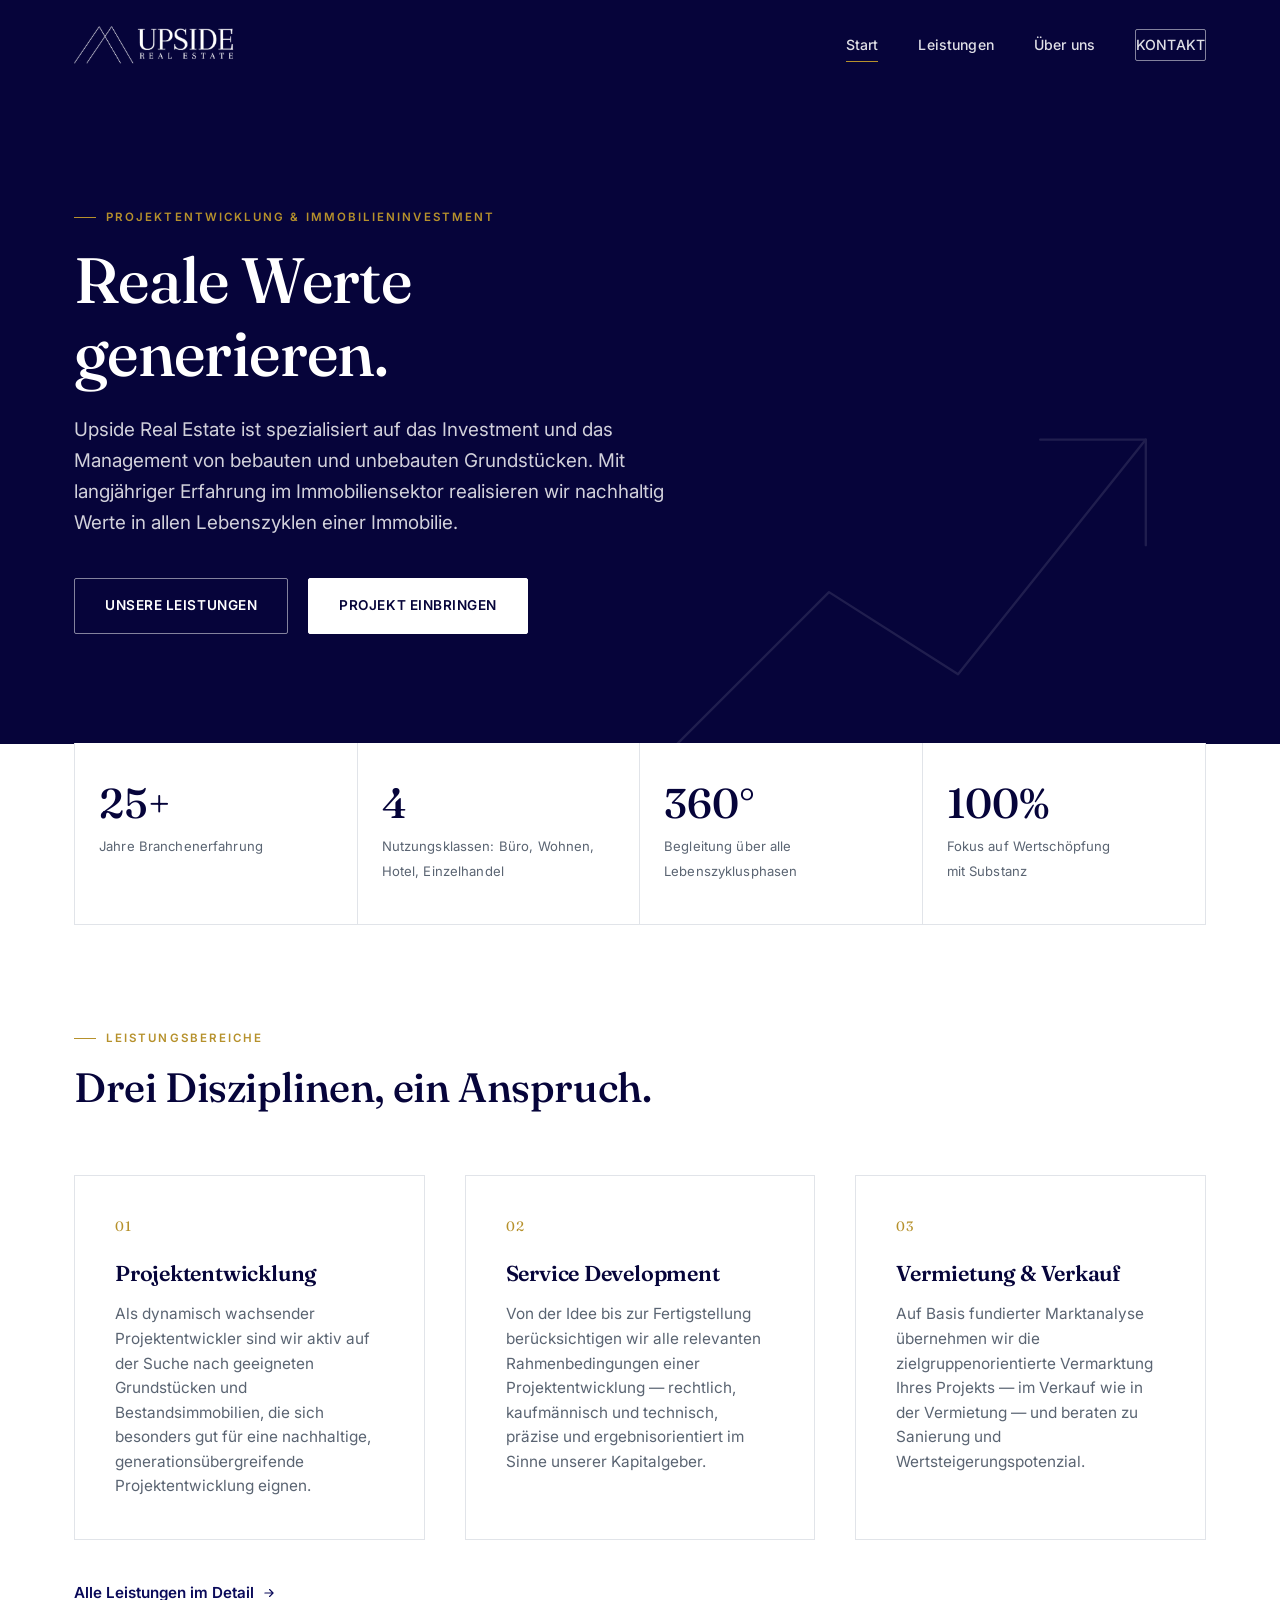
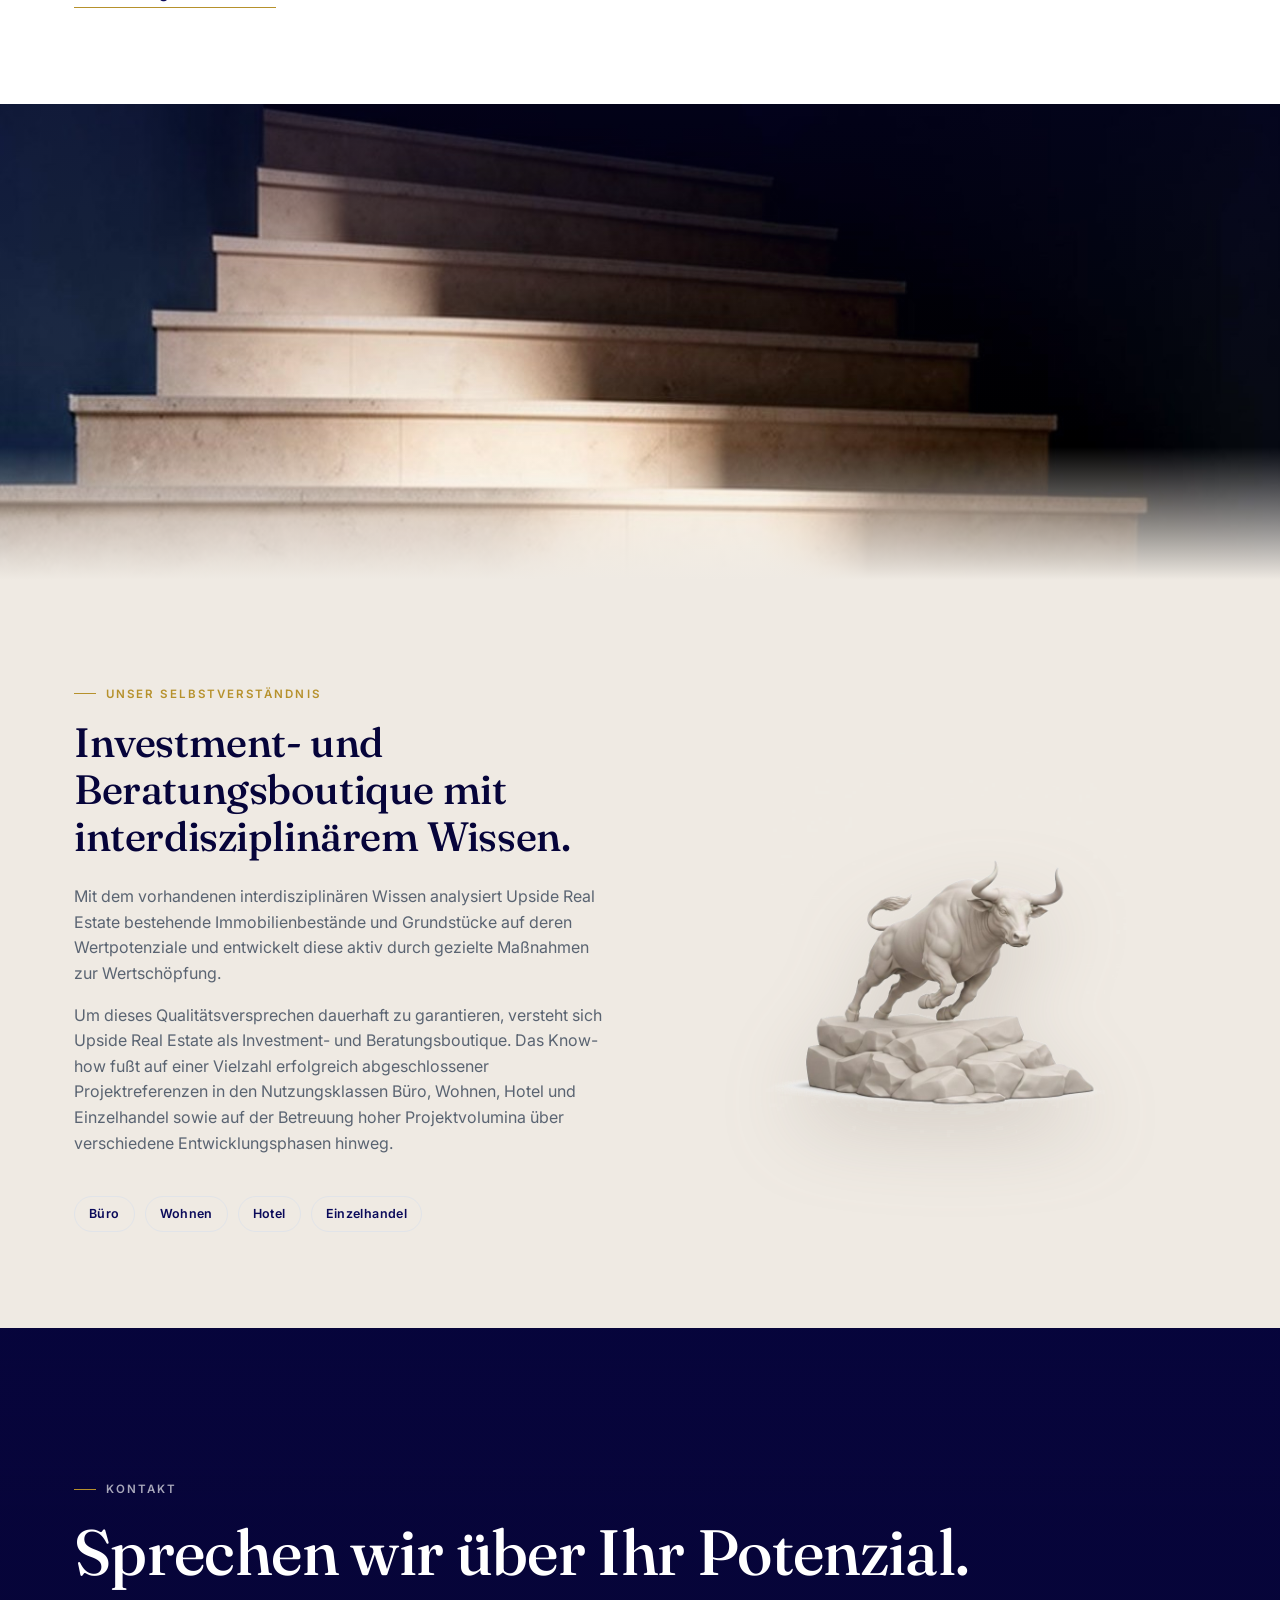
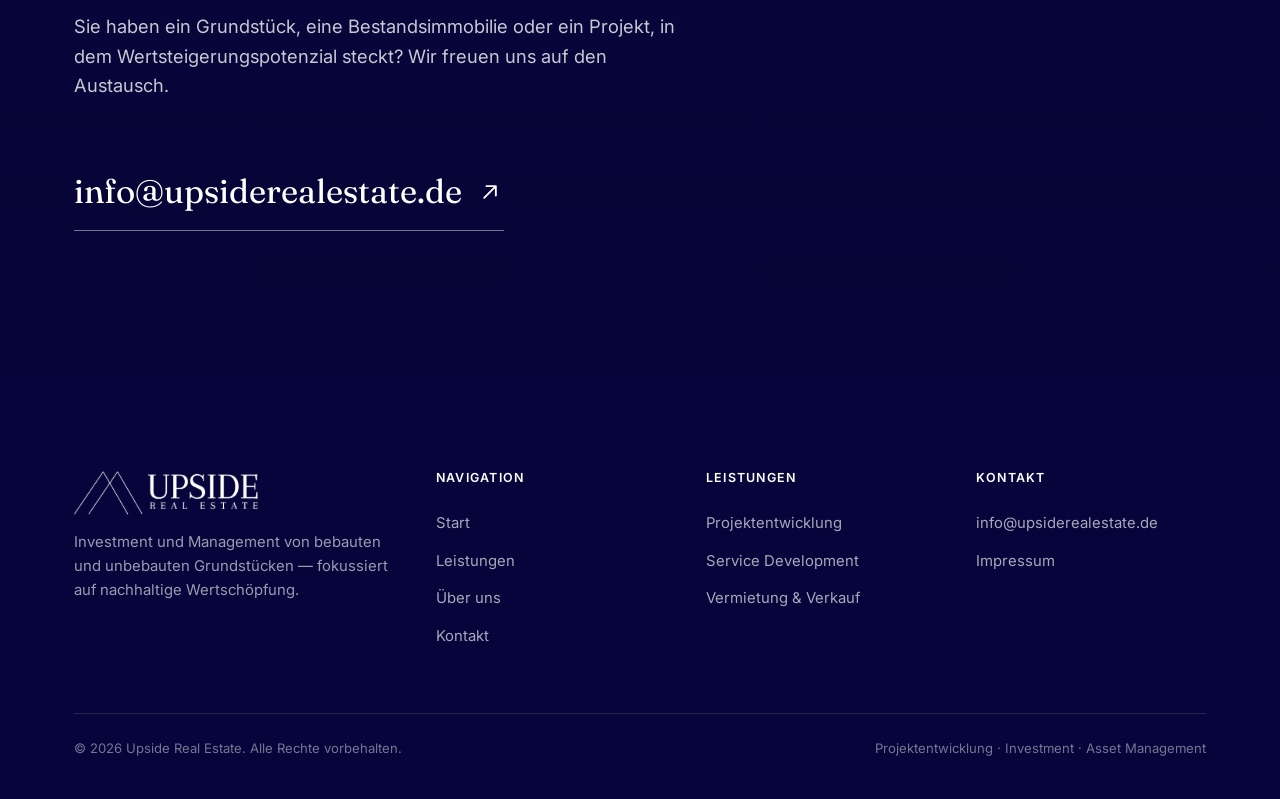
<file: upside-real-estate/index.html>
<!DOCTYPE html>
<html lang="de">
<head>
<meta charset="UTF-8">
<meta name="viewport" content="width=device-width, initial-scale=1.0">
<title>Upside Real Estate | Projektentwicklung & Immobilieninvestment</title>
<meta name="description" content="Upside Real Estate ist spezialisiert auf das Investment und Management von bebauten und unbebauten Grundstücken. Projektentwicklung, Service Development, Vermietung und Verkauf.">
<link rel="preconnect" href="https://fonts.googleapis.com">
<link href="https://fonts.googleapis.com/css2?family=Fraunces:opsz,wght@9..144,400;9..144,500;9..144,600&family=Inter:wght@400;500;600;700&display=swap" rel="stylesheet">
<link rel="icon" type="image/png" href="images/favicon.png">
<link rel="stylesheet" href="css/main.css">
</head>
<body>

<!-- ================= HEADER ================= -->
<header class="site-header">
  <div class="container">
    <a href="index.html" class="logo">
      <img class="logo-navy" src="images/logo-navy.png" alt="Upside Real Estate"><img class="logo-white" src="images/logo-white.png" alt="Upside Real Estate">
    </a>
    <nav class="nav-links">
      <a href="index.html" class="active">Start</a>
      <a href="pages/leistungen.html">Leistungen</a>
      <a href="pages/ueber-uns.html">Über uns</a>
      <a href="pages/kontakt.html" class="nav-cta">Kontakt</a>
    </nav>
    <button class="nav-toggle" aria-label="Menü öffnen">
      <span></span><span></span><span></span>
    </button>
  </div>
</header>
<div class="nav-overlay"></div>

<!-- ================= HERO ================= -->
<section class="hero-home">
  <svg class="hero-line" viewBox="0 0 600 400" fill="none" xmlns="http://www.w3.org/2000/svg" aria-hidden="true">
    <path d="M20 350 L150 220 L260 290 L420 90" stroke="white" stroke-width="2" stroke-linecap="round" stroke-linejoin="round"/>
    <polyline points="330,90 420,90 420,180" stroke="white" stroke-width="2" stroke-linecap="round" stroke-linejoin="round"/>
  </svg>
  <div class="container hero-home-inner">
    <span class="eyebrow">Projektentwicklung &amp; Immobilieninvestment</span>
    <h1 style="color: var(--white); max-width: 820px;">Reale Werte<br>generieren.</h1>
    <p class="lede" style="color: rgba(255,255,255,0.82); margin-top: var(--space-3);">
      Upside Real Estate ist spezialisiert auf das Investment und das Management von bebauten und unbebauten Grundstücken. Mit langjähriger Erfahrung im Immobiliensektor realisieren wir nachhaltig Werte in allen Lebenszyklen einer Immobilie.
    </p>
    <div style="display:flex; gap: 20px; margin-top: var(--space-4); flex-wrap: wrap;">
      <a href="pages/leistungen.html" class="btn btn-ghost-light">Unsere Leistungen</a>
      <a href="pages/kontakt.html" class="btn" style="background: var(--white); color: var(--navy-deep); border-color: var(--white);">Projekt einbringen</a>
    </div>
  </div>
</section>

<!-- Stat band -->
<div class="container" style="position: relative; top: 0; transform: translateY(0); margin-top: -1px;">
  <div class="stat-band reveal" style="background: var(--white); border: 1px solid var(--line); border-top: none;">
    <div class="stat">
      <span class="num">25+</span>
      <span class="label">Jahre Branchenerfahrung</span>
    </div>
    <div class="stat">
      <span class="num">4</span>
      <span class="label">Nutzungsklassen: Büro, Wohnen,<br>Hotel, Einzelhandel</span>
    </div>
    <div class="stat">
      <span class="num">360°</span>
      <span class="label">Begleitung über alle<br>Lebenszyklusphasen</span>
    </div>
    <div class="stat">
      <span class="num">100%</span>
      <span class="label">Fokus auf Wertschöpfung<br>mit Substanz</span>
    </div>
  </div>
</div>

<!-- ================= LEISTUNGEN ================= -->
<section class="section-pad">
  <div class="container">
    <div class="section-head reveal">
      <span class="eyebrow">Leistungsbereiche</span>
      <h2>Drei Disziplinen, ein Anspruch.</h2>
    </div>
    <div class="grid-3">
      <div class="service-card reveal">
        <span class="index">01</span>
        <h3>Projektentwicklung</h3>
        <p>Als dynamisch wachsender Projektentwickler sind wir aktiv auf der Suche nach geeigneten Grundstücken und Bestandsimmobilien, die sich besonders gut für eine nachhaltige, generationsübergreifende Projektentwicklung eignen.</p>
      </div>
      <div class="service-card reveal">
        <span class="index">02</span>
        <h3>Service Development</h3>
        <p>Von der Idee bis zur Fertigstellung berücksichtigen wir alle relevanten Rahmenbedingungen einer Projektentwicklung — rechtlich, kaufmännisch und technisch, präzise und ergebnisorientiert im Sinne unserer Kapitalgeber.</p>
      </div>
      <div class="service-card reveal">
        <span class="index">03</span>
        <h3>Vermietung &amp; Verkauf</h3>
        <p>Auf Basis fundierter Marktanalyse übernehmen wir die zielgruppenorientierte Vermarktung Ihres Projekts — im Verkauf wie in der Vermietung — und beraten zu Sanierung und Wertsteigerungspotenzial.</p>
      </div>
    </div>
    <div style="margin-top: var(--space-4);">
      <a href="pages/leistungen.html" class="text-link">
        Alle Leistungen im Detail
        <svg viewBox="0 0 24 24" fill="none"><path d="M5 12h14M13 6l6 6-6 6" stroke="currentColor" stroke-width="2" stroke-linecap="round" stroke-linejoin="round"/></svg>
      </a>
    </div>
  </div>
</section>

<!-- ================= TREPPEN-BAND ================= -->
<section class="stairs-band" aria-hidden="true"></section>

<!-- ================= SELBSTVERSTÄNDNIS ================= -->
<section class="section-pad bg-cream">
  <div class="container grid-2">
    <div class="reveal">
      <span class="eyebrow">Unser Selbstverständnis</span>
      <h2>Investment- und Beratungsboutique mit interdisziplinärem Wissen.</h2>
      <p style="margin-top: var(--space-3);">
        Mit dem vorhandenen interdisziplinären Wissen analysiert Upside Real Estate bestehende Immobilienbestände und Grundstücke auf deren Wertpotenziale und entwickelt diese aktiv durch gezielte Maßnahmen zur Wertschöpfung.
      </p>
      <p style="margin-top: var(--space-2);">
        Um dieses Qualitätsversprechen dauerhaft zu garantieren, versteht sich Upside Real Estate als Investment- und Beratungsboutique. Das Know-how fußt auf einer Vielzahl erfolgreich abgeschlossener Projektreferenzen in den Nutzungsklassen Büro, Wohnen, Hotel und Einzelhandel sowie auf der Betreuung hoher Projektvolumina über verschiedene Entwicklungsphasen hinweg.
      </p>
      <div class="tag-row" style="margin-top: var(--space-4);">
        <span class="tag">Büro</span>
        <span class="tag">Wohnen</span>
        <span class="tag">Hotel</span>
        <span class="tag">Einzelhandel</span>
      </div>
    </div>
    <div class="reveal" style="display:flex; align-items:center; justify-content:center;">
      <img src="images/stier.png" alt="Stier-Skulptur — Symbol für Stärke und Aufwärtsentwicklung" class="bull-img">
    </div>
  </div>
</section>

<!-- ================= KONTAKT-CTA MIT SKYLINE ================= -->
<section class="cta-skyline">
  <div class="cta-skyline-bg" aria-hidden="true"></div>
  <div class="container cta-skyline-inner">
    <span class="eyebrow" style="color: rgba(255,255,255,0.65);">Kontakt</span>
    <h2 class="reveal" style="color: var(--white); font-size: clamp(2.2rem, 5vw, 4rem); max-width: 1000px; margin-bottom: var(--space-3);">Sprechen wir über Ihr Potenzial.</h2>
    <p class="reveal" style="color: rgba(255,255,255,0.78); font-size: 1.15rem; max-width: 620px; margin-bottom: var(--space-5);">
      Sie haben ein Grundstück, eine Bestandsimmobilie oder ein Projekt, in dem Wertsteigerungspotenzial steckt? Wir freuen uns auf den Austausch.
    </p>
    <a href="mailto:info@upsiderealestate.de" class="cta-mail reveal">
      info@upsiderealestate.de
      <svg viewBox="0 0 24 24" fill="none"><path d="M7 17 L17 7 M9 7 h8 v8" stroke="currentColor" stroke-width="1.6" stroke-linecap="round" stroke-linejoin="round"/></svg>
    </a>
  </div>
</section>

<!-- ================= FOOTER ================= -->
<footer class="site-footer">
  <div class="container">
    <div class="footer-top">
      <div>
        <a href="index.html" class="logo on-dark" style="margin-bottom: var(--space-2); display:inline-flex;">
          <img class="logo-navy" src="images/logo-navy.png" alt="Upside Real Estate"><img class="logo-white" src="images/logo-white.png" alt="Upside Real Estate">
        </a>
        <p>Investment und Management von bebauten und unbebauten Grundstücken — fokussiert auf nachhaltige Wertschöpfung.</p>
      </div>
      <div>
        <h4>Navigation</h4>
        <ul class="footer-links">
          <li><a href="index.html">Start</a></li>
          <li><a href="pages/leistungen.html">Leistungen</a></li>
          <li><a href="pages/ueber-uns.html">Über uns</a></li>
          <li><a href="pages/kontakt.html">Kontakt</a></li>
        </ul>
      </div>
      <div>
        <h4>Leistungen</h4>
        <ul class="footer-links">
          <li><a href="pages/leistungen.html">Projektentwicklung</a></li>
          <li><a href="pages/leistungen.html">Service Development</a></li>
          <li><a href="pages/leistungen.html">Vermietung &amp; Verkauf</a></li>
        </ul>
      </div>
      <div>
        <h4>Kontakt</h4>
        <ul class="footer-links">
          <li><a href="mailto:info@upsiderealestate.de">info@upsiderealestate.de</a></li>
          <li><a href="pages/impressum.html">Impressum</a></li>
        </ul>
      </div>
    </div>
    <div class="footer-bottom">
      <span>© 2026 Upside Real Estate. Alle Rechte vorbehalten.</span>
      <span>Projektentwicklung · Investment · Asset Management</span>
    </div>
  </div>
</footer>

<script src="js/main.js"></script>
</body>
</html>
</file>
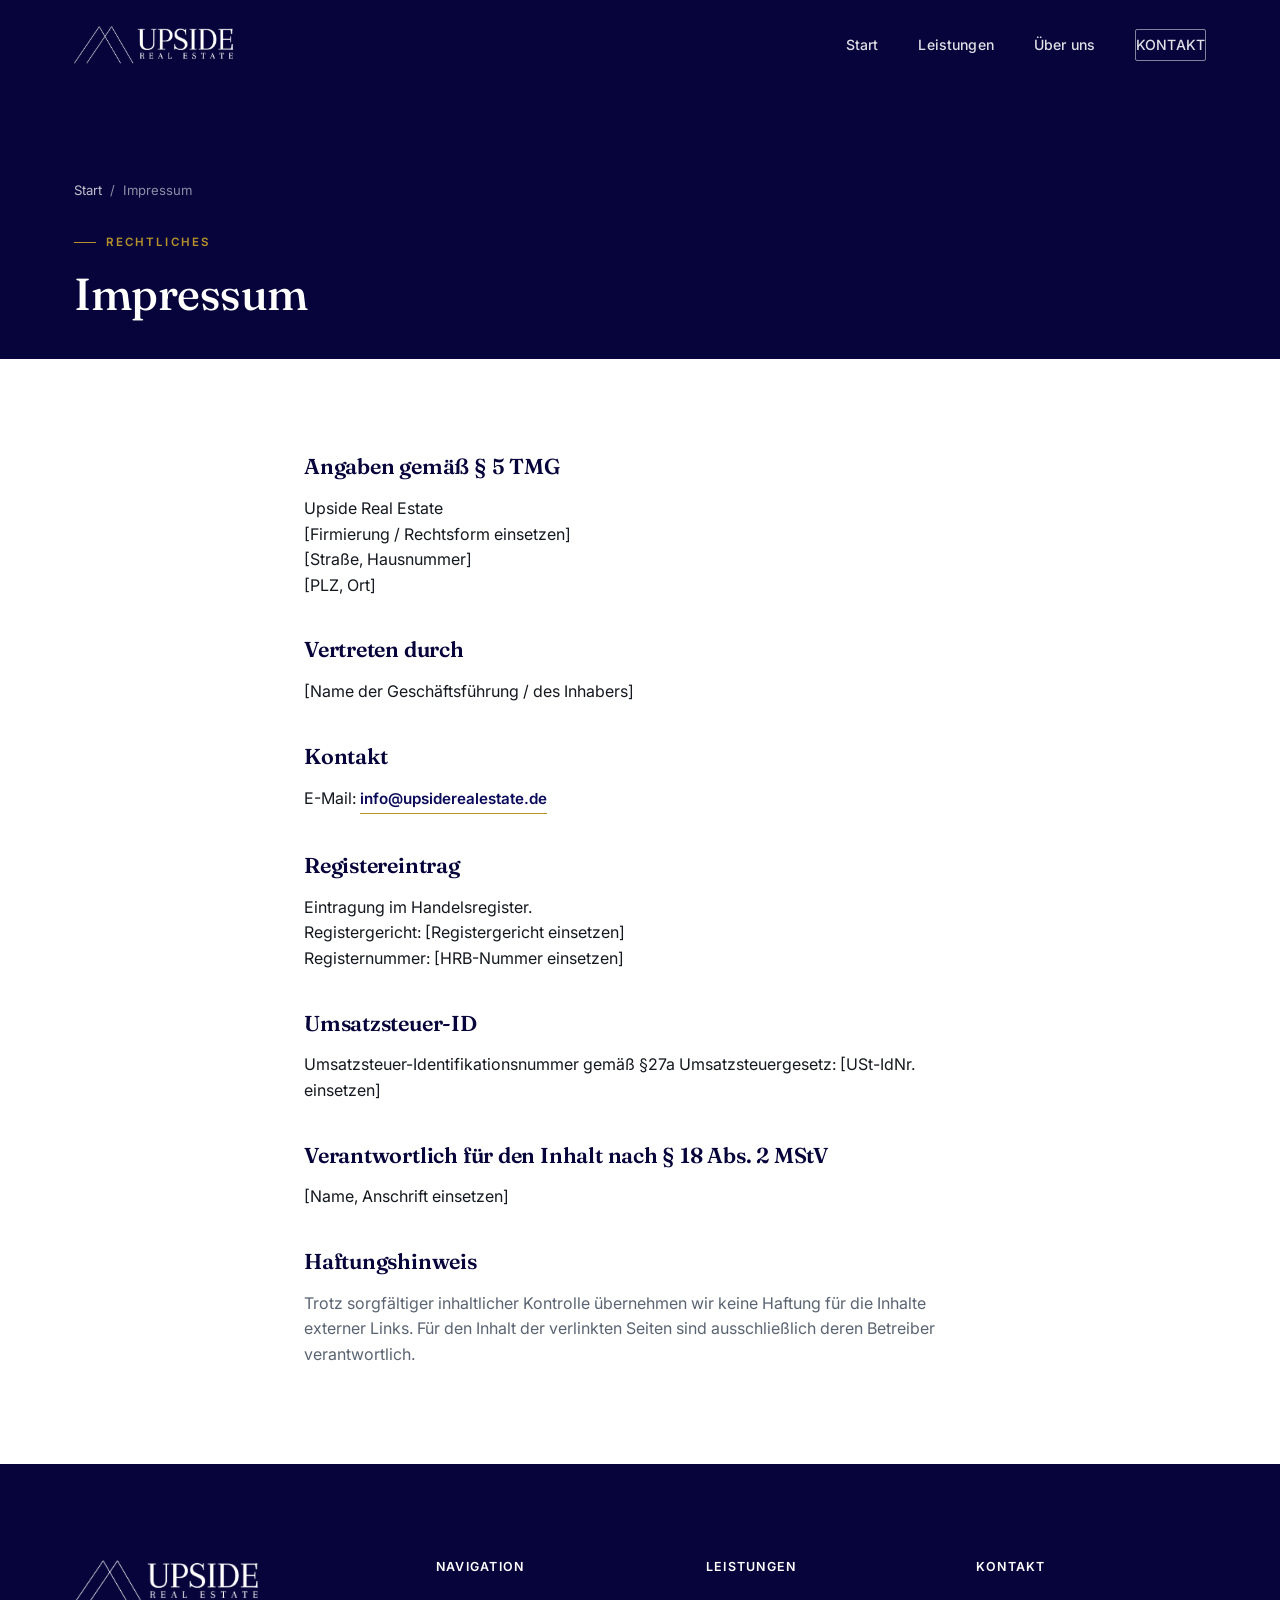
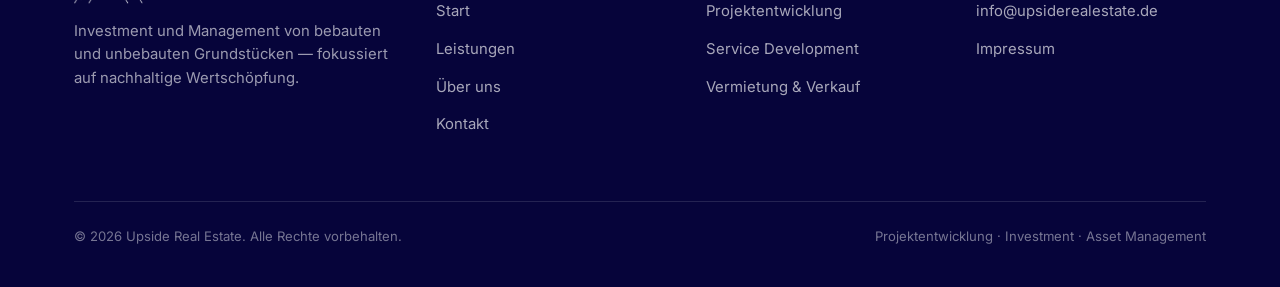
<file: upside-real-estate/pages/impressum.html>
<!DOCTYPE html>
<html lang="de">
<head>
<meta charset="UTF-8">
<meta name="viewport" content="width=device-width, initial-scale=1.0">
<title>Impressum | Upside Real Estate</title>
<link rel="preconnect" href="https://fonts.googleapis.com">
<link href="https://fonts.googleapis.com/css2?family=Fraunces:opsz,wght@9..144,400;9..144,500;9..144,600&family=Inter:wght@400;500;600;700&display=swap" rel="stylesheet">
<link rel="icon" type="image/png" href="../images/favicon.png">
<link rel="stylesheet" href="../css/main.css">
</head>
<body>

<header class="site-header">
  <div class="container">
    <a href="../index.html" class="logo">
      <img class="logo-navy" src="../images/logo-navy.png" alt="Upside Real Estate"><img class="logo-white" src="../images/logo-white.png" alt="Upside Real Estate">
    </a>
    <nav class="nav-links">
      <a href="../index.html">Start</a>
      <a href="leistungen.html">Leistungen</a>
      <a href="ueber-uns.html">Über uns</a>
      <a href="kontakt.html" class="nav-cta">Kontakt</a>
    </nav>
    <button class="nav-toggle" aria-label="Menü öffnen">
      <span></span><span></span><span></span>
    </button>
  </div>
</header>
<div class="nav-overlay"></div>

<section class="page-hero" style="padding-bottom: var(--space-4);">
  <div class="container">
    <div class="breadcrumb"><a href="../index.html">Start</a> &nbsp;/&nbsp; Impressum</div>
    <span class="eyebrow">Rechtliches</span>
    <h1 style="font-size: clamp(2rem, 4vw, 2.8rem);">Impressum</h1>
  </div>
</section>

<section class="section-pad">
  <div class="container" style="max-width: 720px;">
    <div class="reveal" style="margin-bottom: var(--space-4);">
      <h3>Angaben gemäß § 5 TMG</h3>
      <p style="margin-top: var(--space-2); color: var(--ink);">
        Upside Real Estate<br>
        [Firmierung / Rechtsform einsetzen]<br>
        [Straße, Hausnummer]<br>
        [PLZ, Ort]
      </p>
    </div>

    <div class="reveal" style="margin-bottom: var(--space-4);">
      <h3>Vertreten durch</h3>
      <p style="margin-top: var(--space-2); color: var(--ink);">[Name der Geschäftsführung / des Inhabers]</p>
    </div>

    <div class="reveal" style="margin-bottom: var(--space-4);">
      <h3>Kontakt</h3>
      <p style="margin-top: var(--space-2); color: var(--ink);">
        E-Mail: <a href="mailto:info@upsiderealestate.de" class="text-link">info@upsiderealestate.de</a>
      </p>
    </div>

    <div class="reveal" style="margin-bottom: var(--space-4);">
      <h3>Registereintrag</h3>
      <p style="margin-top: var(--space-2); color: var(--ink);">
        Eintragung im Handelsregister.<br>
        Registergericht: [Registergericht einsetzen]<br>
        Registernummer: [HRB-Nummer einsetzen]
      </p>
    </div>

    <div class="reveal" style="margin-bottom: var(--space-4);">
      <h3>Umsatzsteuer-ID</h3>
      <p style="margin-top: var(--space-2); color: var(--ink);">
        Umsatzsteuer-Identifikationsnummer gemäß §27a Umsatzsteuergesetz: [USt-IdNr. einsetzen]
      </p>
    </div>

    <div class="reveal" style="margin-bottom: var(--space-4);">
      <h3>Verantwortlich für den Inhalt nach § 18 Abs. 2 MStV</h3>
      <p style="margin-top: var(--space-2); color: var(--ink);">[Name, Anschrift einsetzen]</p>
    </div>

    <div class="reveal">
      <h3>Haftungshinweis</h3>
      <p style="margin-top: var(--space-2);">
        Trotz sorgfältiger inhaltlicher Kontrolle übernehmen wir keine Haftung für die Inhalte externer Links. Für den Inhalt der verlinkten Seiten sind ausschließlich deren Betreiber verantwortlich.
      </p>
    </div>
  </div>
</section>

<footer class="site-footer">
  <div class="container">
    <div class="footer-top">
      <div>
        <a href="../index.html" class="logo on-dark" style="margin-bottom: var(--space-2); display:inline-flex;">
          <img class="logo-navy" src="../images/logo-navy.png" alt="Upside Real Estate"><img class="logo-white" src="../images/logo-white.png" alt="Upside Real Estate">
        </a>
        <p>Investment und Management von bebauten und unbebauten Grundstücken — fokussiert auf nachhaltige Wertschöpfung.</p>
      </div>
      <div>
        <h4>Navigation</h4>
        <ul class="footer-links">
          <li><a href="../index.html">Start</a></li>
          <li><a href="leistungen.html">Leistungen</a></li>
          <li><a href="ueber-uns.html">Über uns</a></li>
          <li><a href="kontakt.html">Kontakt</a></li>
        </ul>
      </div>
      <div>
        <h4>Leistungen</h4>
        <ul class="footer-links">
          <li><a href="leistungen.html">Projektentwicklung</a></li>
          <li><a href="leistungen.html">Service Development</a></li>
          <li><a href="leistungen.html">Vermietung &amp; Verkauf</a></li>
        </ul>
      </div>
      <div>
        <h4>Kontakt</h4>
        <ul class="footer-links">
          <li><a href="mailto:info@upsiderealestate.de">info@upsiderealestate.de</a></li>
          <li><a href="impressum.html">Impressum</a></li>
        </ul>
      </div>
    </div>
    <div class="footer-bottom">
      <span>© 2026 Upside Real Estate. Alle Rechte vorbehalten.</span>
      <span>Projektentwicklung · Investment · Asset Management</span>
    </div>
  </div>
</footer>

<script src="../js/main.js"></script>
</body>
</html>
</file>
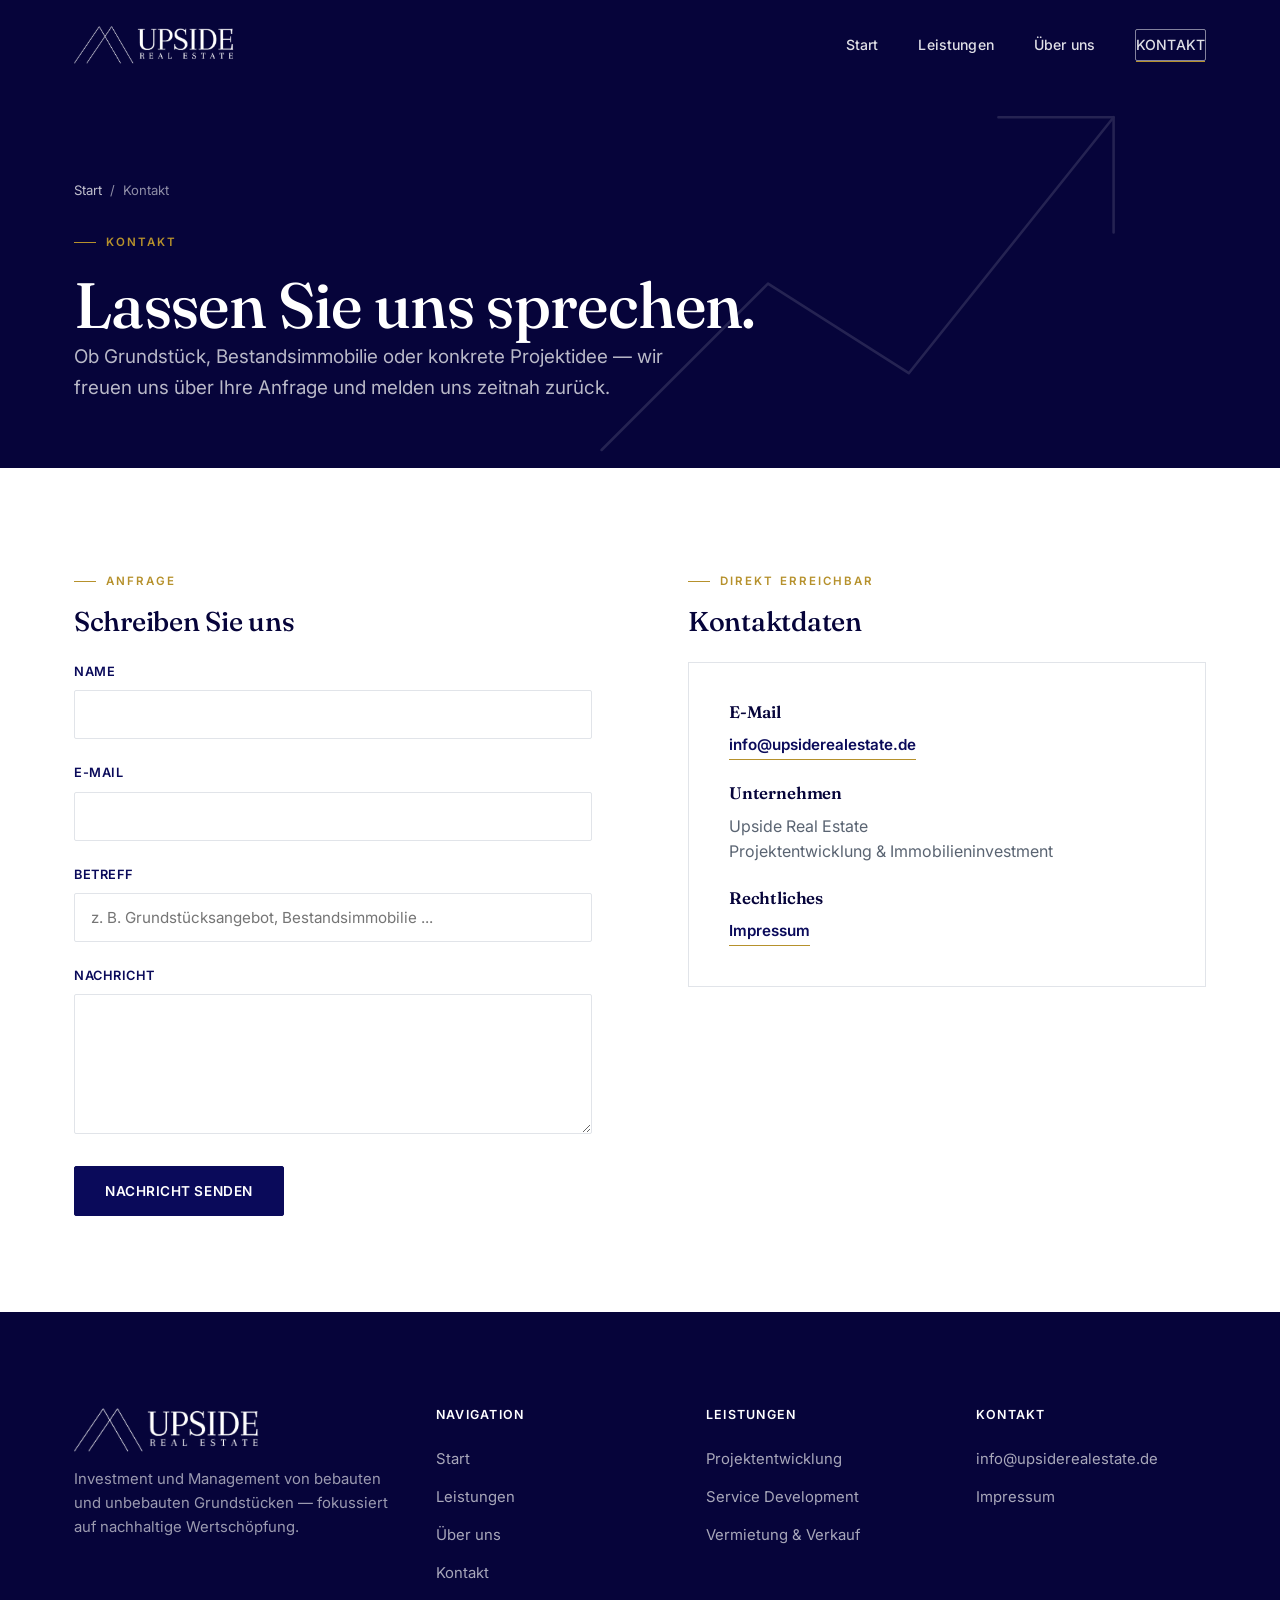
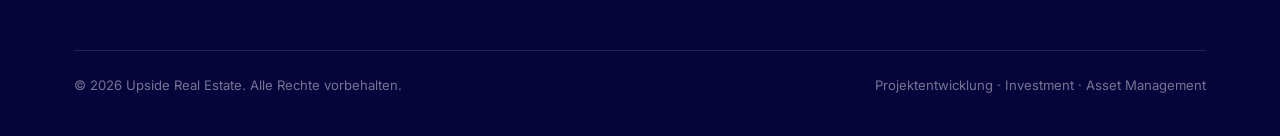
<file: upside-real-estate/pages/kontakt.html>
<!DOCTYPE html>
<html lang="de">
<head>
<meta charset="UTF-8">
<meta name="viewport" content="width=device-width, initial-scale=1.0">
<title>Kontakt | Upside Real Estate</title>
<meta name="description" content="Nehmen Sie Kontakt zu Upside Real Estate auf — info@upsiderealestate.de">
<link rel="preconnect" href="https://fonts.googleapis.com">
<link href="https://fonts.googleapis.com/css2?family=Fraunces:opsz,wght@9..144,400;9..144,500;9..144,600&family=Inter:wght@400;500;600;700&display=swap" rel="stylesheet">
<link rel="icon" type="image/png" href="../images/favicon.png">
<link rel="stylesheet" href="../css/main.css">
<style>
  #form-note {
    display: none;
    margin-top: var(--space-3);
    padding: 14px 18px;
    background: var(--mist);
    border-left: 2px solid var(--gold);
    font-size: 0.92rem;
    color: var(--navy);
  }
  #form-note.visible { display: block; }
</style>
</head>
<body>

<header class="site-header">
  <div class="container">
    <a href="../index.html" class="logo">
      <img class="logo-navy" src="../images/logo-navy.png" alt="Upside Real Estate"><img class="logo-white" src="../images/logo-white.png" alt="Upside Real Estate">
    </a>
    <nav class="nav-links">
      <a href="../index.html">Start</a>
      <a href="leistungen.html">Leistungen</a>
      <a href="ueber-uns.html">Über uns</a>
      <a href="kontakt.html" class="nav-cta active">Kontakt</a>
    </nav>
    <button class="nav-toggle" aria-label="Menü öffnen">
      <span></span><span></span><span></span>
    </button>
  </div>
</header>
<div class="nav-overlay"></div>

<section class="page-hero" style="padding-bottom: var(--space-5);">
  <svg class="ascend-bg" viewBox="0 0 600 400" fill="none" xmlns="http://www.w3.org/2000/svg">
    <path d="M20 350 L150 220 L260 290 L420 90" stroke="white" stroke-width="2" stroke-linecap="round" stroke-linejoin="round"/>
    <polyline points="330,90 420,90 420,180" stroke="white" stroke-width="2" stroke-linecap="round" stroke-linejoin="round"/>
  </svg>
  <div class="container">
    <div class="breadcrumb"><a href="../index.html">Start</a> &nbsp;/&nbsp; Kontakt</div>
    <span class="eyebrow">Kontakt</span>
    <h1>Lassen Sie uns sprechen.</h1>
    <p class="lede">
      Ob Grundstück, Bestandsimmobilie oder konkrete Projektidee — wir freuen uns über Ihre Anfrage und melden uns zeitnah zurück.
    </p>
  </div>
</section>

<section class="section-pad">
  <div class="container grid-2" style="align-items: flex-start; gap: var(--space-6);">

    <div class="reveal">
      <span class="eyebrow">Anfrage</span>
      <h2 style="font-size: 1.7rem; margin-bottom: var(--space-3);">Schreiben Sie uns</h2>
      <form id="contact-form" name="kontakt" method="POST" data-netlify="true" netlify-honeypot="bot-field">
        <input type="hidden" name="form-name" value="kontakt">
        <p style="display:none"><label>Nicht ausfüllen: <input name="bot-field"></label></p>
        <div class="form-row">
          <label for="name">Name</label>
          <input type="text" id="name" name="name" required>
        </div>
        <div class="form-row">
          <label for="email">E-Mail</label>
          <input type="email" id="email" name="email" required>
        </div>
        <div class="form-row">
          <label for="betreff">Betreff</label>
          <input type="text" id="betreff" name="betreff" placeholder="z. B. Grundstücksangebot, Bestandsimmobilie ...">
        </div>
        <div class="form-row">
          <label for="nachricht">Nachricht</label>
          <textarea id="nachricht" name="nachricht" required></textarea>
        </div>
        <button type="submit" class="btn btn-primary">Nachricht senden</button>
        <p id="form-note"></p>
      </form>
    </div>

    <div class="reveal">
      <span class="eyebrow">Direkt erreichbar</span>
      <h2 style="font-size: 1.7rem; margin-bottom: var(--space-3);">Kontaktdaten</h2>
      <div style="border: 1px solid var(--line); padding: var(--space-4);">
        <h4 style="margin-bottom: 10px;">E-Mail</h4>
        <p style="margin-bottom: var(--space-3);"><a href="mailto:info@upsiderealestate.de" class="text-link">info@upsiderealestate.de</a></p>
        <h4 style="margin-bottom: 10px;">Unternehmen</h4>
        <p style="margin-bottom: var(--space-3);">Upside Real Estate<br>Projektentwicklung &amp; Immobilieninvestment</p>
        <h4 style="margin-bottom: 10px;">Rechtliches</h4>
        <p><a href="impressum.html" class="text-link">Impressum</a></p>
      </div>
    </div>

  </div>
</section>

<footer class="site-footer">
  <div class="container">
    <div class="footer-top">
      <div>
        <a href="../index.html" class="logo on-dark" style="margin-bottom: var(--space-2); display:inline-flex;">
          <img class="logo-navy" src="../images/logo-navy.png" alt="Upside Real Estate"><img class="logo-white" src="../images/logo-white.png" alt="Upside Real Estate">
        </a>
        <p>Investment und Management von bebauten und unbebauten Grundstücken — fokussiert auf nachhaltige Wertschöpfung.</p>
      </div>
      <div>
        <h4>Navigation</h4>
        <ul class="footer-links">
          <li><a href="../index.html">Start</a></li>
          <li><a href="leistungen.html">Leistungen</a></li>
          <li><a href="ueber-uns.html">Über uns</a></li>
          <li><a href="kontakt.html">Kontakt</a></li>
        </ul>
      </div>
      <div>
        <h4>Leistungen</h4>
        <ul class="footer-links">
          <li><a href="leistungen.html">Projektentwicklung</a></li>
          <li><a href="leistungen.html">Service Development</a></li>
          <li><a href="leistungen.html">Vermietung &amp; Verkauf</a></li>
        </ul>
      </div>
      <div>
        <h4>Kontakt</h4>
        <ul class="footer-links">
          <li><a href="mailto:info@upsiderealestate.de">info@upsiderealestate.de</a></li>
          <li><a href="impressum.html">Impressum</a></li>
        </ul>
      </div>
    </div>
    <div class="footer-bottom">
      <span>© 2026 Upside Real Estate. Alle Rechte vorbehalten.</span>
      <span>Projektentwicklung · Investment · Asset Management</span>
    </div>
  </div>
</footer>

<script src="../js/main.js"></script>
</body>
</html>
</file>
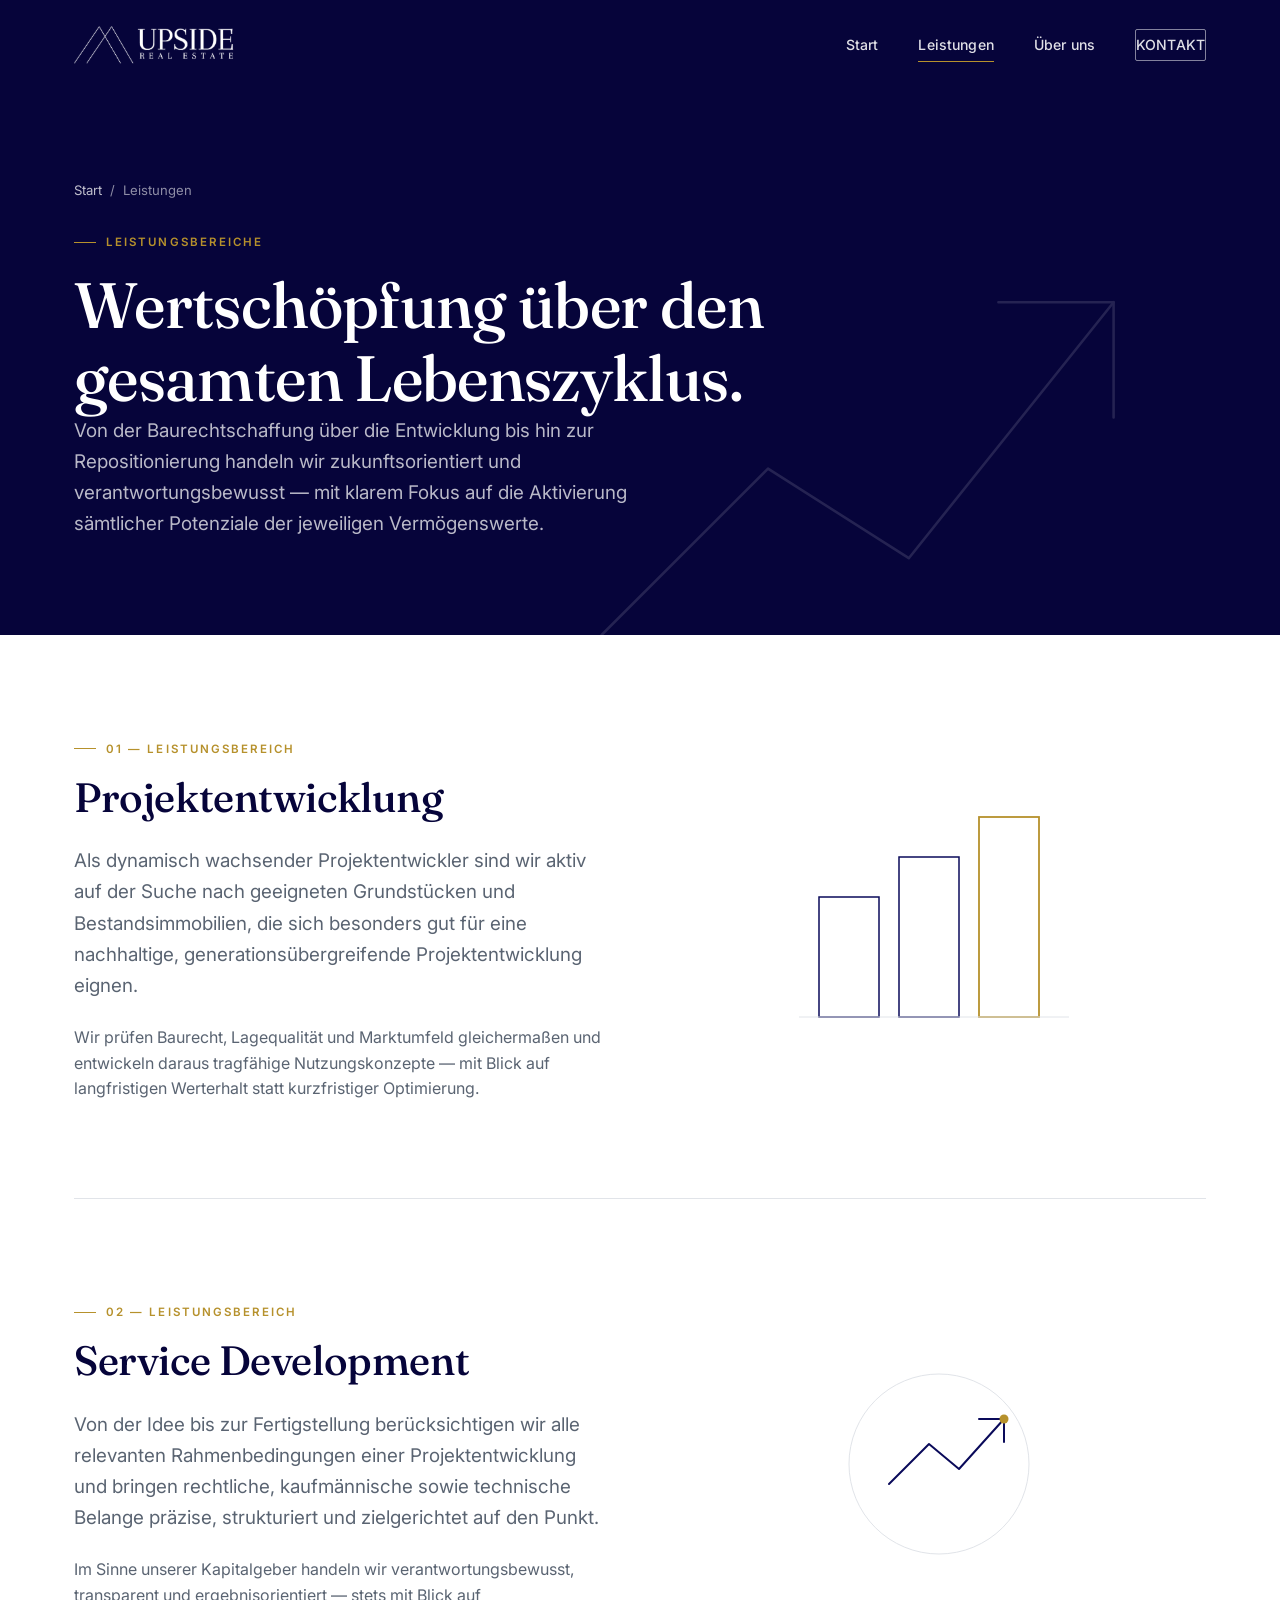
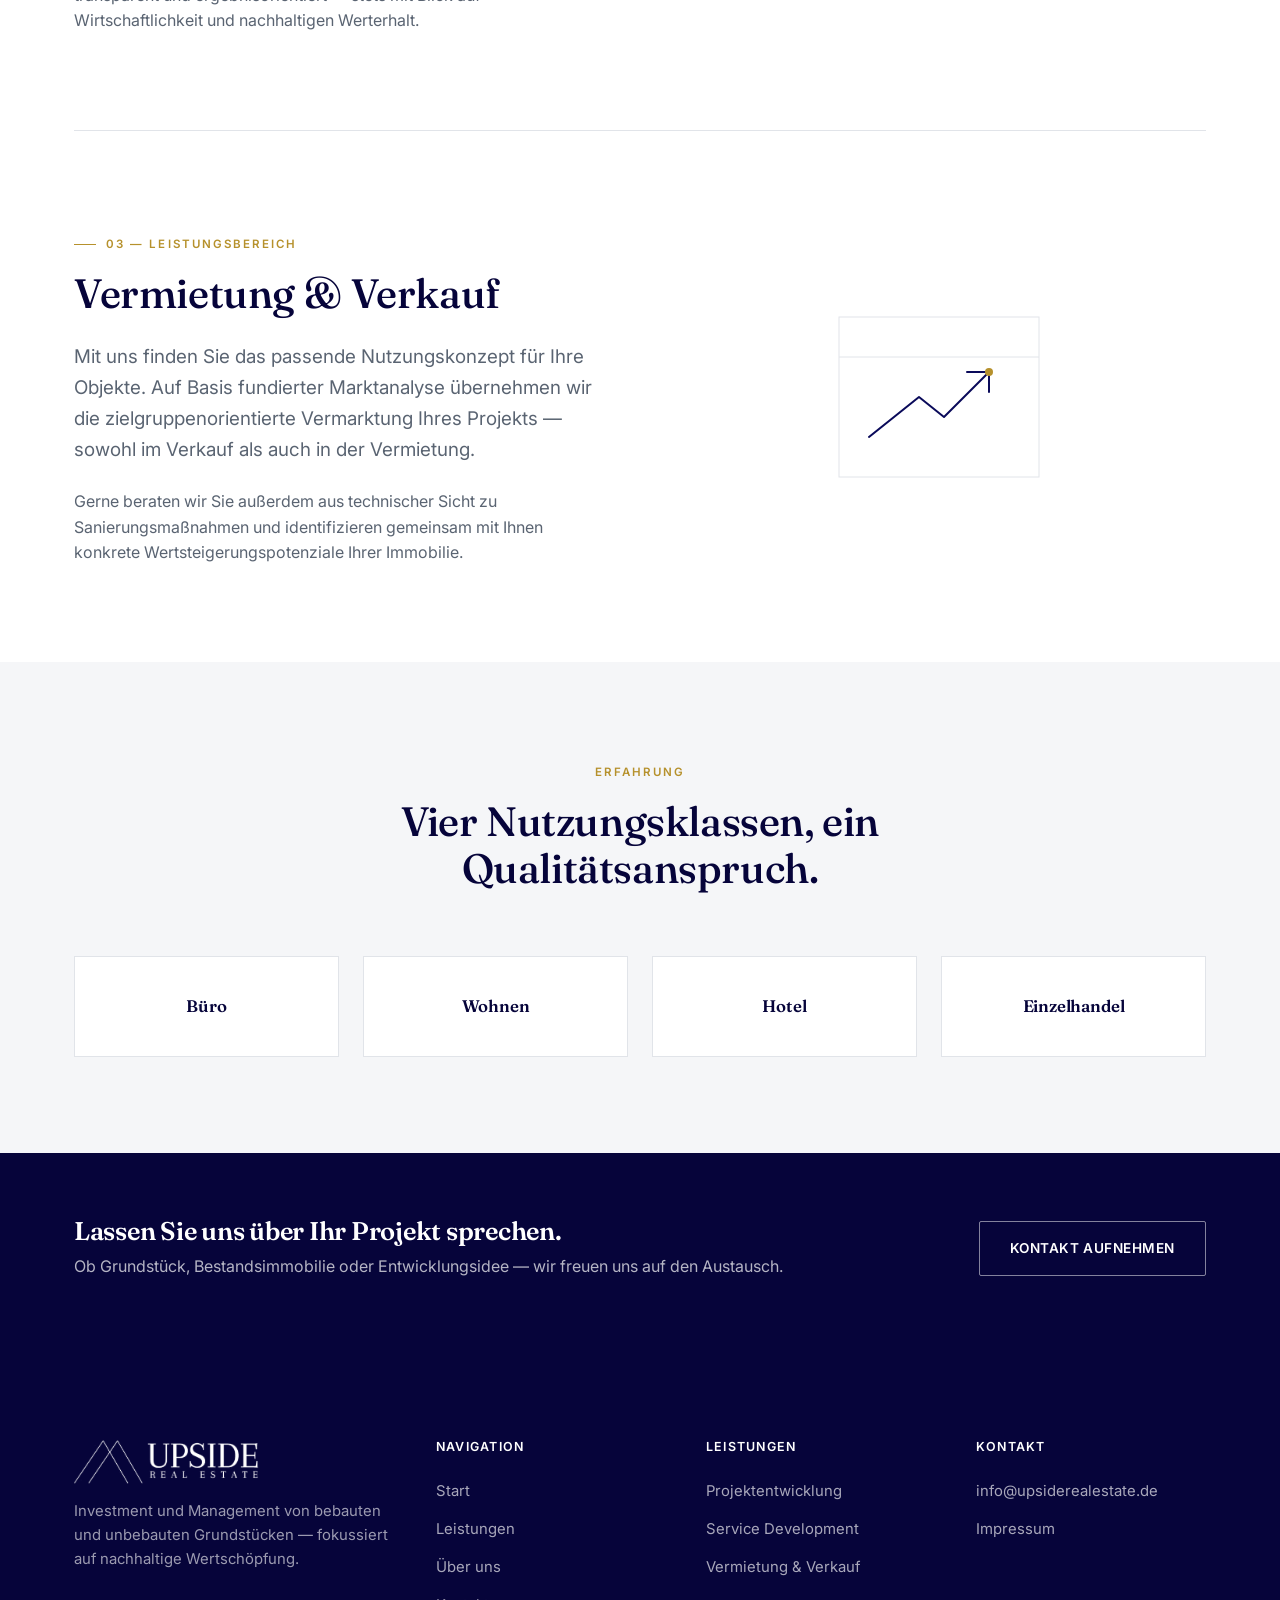
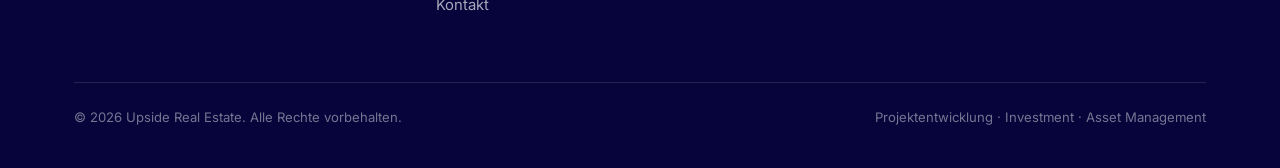
<file: upside-real-estate/pages/leistungen.html>
<!DOCTYPE html>
<html lang="de">
<head>
<meta charset="UTF-8">
<meta name="viewport" content="width=device-width, initial-scale=1.0">
<title>Leistungen | Upside Real Estate</title>
<meta name="description" content="Projektentwicklung, Service Development sowie Vermietung und Verkauf — die Leistungsbereiche von Upside Real Estate im Detail.">
<link rel="preconnect" href="https://fonts.googleapis.com">
<link href="https://fonts.googleapis.com/css2?family=Fraunces:opsz,wght@9..144,400;9..144,500;9..144,600&family=Inter:wght@400;500;600;700&display=swap" rel="stylesheet">
<link rel="icon" type="image/png" href="../images/favicon.png">
<link rel="stylesheet" href="../css/main.css">
</head>
<body>

<header class="site-header">
  <div class="container">
    <a href="../index.html" class="logo">
      <img class="logo-navy" src="../images/logo-navy.png" alt="Upside Real Estate"><img class="logo-white" src="../images/logo-white.png" alt="Upside Real Estate">
    </a>
    <nav class="nav-links">
      <a href="../index.html">Start</a>
      <a href="leistungen.html" class="active">Leistungen</a>
      <a href="ueber-uns.html">Über uns</a>
      <a href="kontakt.html" class="nav-cta">Kontakt</a>
    </nav>
    <button class="nav-toggle" aria-label="Menü öffnen">
      <span></span><span></span><span></span>
    </button>
  </div>
</header>
<div class="nav-overlay"></div>

<section class="page-hero">
  <svg class="ascend-bg" viewBox="0 0 600 400" fill="none" xmlns="http://www.w3.org/2000/svg">
    <path d="M20 350 L150 220 L260 290 L420 90" stroke="white" stroke-width="2" stroke-linecap="round" stroke-linejoin="round"/>
    <polyline points="330,90 420,90 420,180" stroke="white" stroke-width="2" stroke-linecap="round" stroke-linejoin="round"/>
  </svg>
  <div class="container">
    <div class="breadcrumb"><a href="../index.html">Start</a> &nbsp;/&nbsp; Leistungen</div>
    <span class="eyebrow">Leistungsbereiche</span>
    <h1>Wertschöpfung über den<br>gesamten Lebenszyklus.</h1>
    <p class="lede">
      Von der Baurechtschaffung über die Entwicklung bis hin zur Repositionierung handeln wir zukunftsorientiert und verantwortungsbewusst — mit klarem Fokus auf die Aktivierung sämtlicher Potenziale der jeweiligen Vermögenswerte.
    </p>
  </div>
</section>

<!-- ===== Leistung 01 ===== -->
<section class="section-pad">
  <div class="container grid-2" style="align-items: center;">
    <div class="reveal">
      <span class="eyebrow">01 — Leistungsbereich</span>
      <h2>Projektentwicklung</h2>
      <p class="lede" style="margin-top: var(--space-3);">
        Als dynamisch wachsender Projektentwickler sind wir aktiv auf der Suche nach geeigneten Grundstücken und Bestandsimmobilien, die sich besonders gut für eine nachhaltige, generationsübergreifende Projektentwicklung eignen.
      </p>
      <p style="margin-top: var(--space-3);">
        Wir prüfen Baurecht, Lagequalität und Marktumfeld gleichermaßen und entwickeln daraus tragfähige Nutzungskonzepte — mit Blick auf langfristigen Werterhalt statt kurzfristiger Optimierung.
      </p>
    </div>
    <div class="reveal" style="display:flex; justify-content:center;">
      <svg viewBox="0 0 320 280" width="100%" style="max-width:320px;">
        <rect x="40" y="120" width="60" height="120" fill="none" stroke="var(--navy)" stroke-width="1.5"/>
        <rect x="120" y="80" width="60" height="160" fill="none" stroke="var(--navy)" stroke-width="1.5"/>
        <rect x="200" y="40" width="60" height="200" fill="none" stroke="var(--gold)" stroke-width="1.8"/>
        <line x1="20" y1="240" x2="290" y2="240" stroke="var(--line)" stroke-width="1"/>
      </svg>
    </div>
  </div>
</section>

<div class="container"><div class="divider"></div></div>

<!-- ===== Leistung 02 ===== -->
<section class="section-pad">
  <div class="container grid-2" style="align-items: center;">
    <div class="reveal" style="order:2; display:flex; justify-content:center;">
      <svg viewBox="0 0 320 280" width="100%" style="max-width:320px;">
        <circle cx="160" cy="140" r="90" fill="none" stroke="var(--line)" stroke-width="1"/>
        <path d="M110 160 L150 120 L180 145 L225 95" stroke="var(--navy)" stroke-width="2" stroke-linecap="round" stroke-linejoin="round" fill="none"/>
        <polyline points="200,95 225,95 225,118" stroke="var(--navy)" stroke-width="2" stroke-linecap="round" stroke-linejoin="round" fill="none"/>
        <circle cx="225" cy="95" r="4.5" fill="var(--gold)"/>
      </svg>
    </div>
    <div class="reveal" style="order:1;">
      <span class="eyebrow">02 — Leistungsbereich</span>
      <h2>Service Development</h2>
      <p class="lede" style="margin-top: var(--space-3);">
        Von der Idee bis zur Fertigstellung berücksichtigen wir alle relevanten Rahmenbedingungen einer Projektentwicklung und bringen rechtliche, kaufmännische sowie technische Belange präzise, strukturiert und zielgerichtet auf den Punkt.
      </p>
      <p style="margin-top: var(--space-3);">
        Im Sinne unserer Kapitalgeber handeln wir verantwortungsbewusst, transparent und ergebnisorientiert — stets mit Blick auf Wirtschaftlichkeit und nachhaltigen Werterhalt.
      </p>
    </div>
  </div>
</section>

<div class="container"><div class="divider"></div></div>

<!-- ===== Leistung 03 ===== -->
<section class="section-pad">
  <div class="container grid-2" style="align-items: center;">
    <div class="reveal">
      <span class="eyebrow">03 — Leistungsbereich</span>
      <h2>Vermietung &amp; Verkauf</h2>
      <p class="lede" style="margin-top: var(--space-3);">
        Mit uns finden Sie das passende Nutzungskonzept für Ihre Objekte. Auf Basis fundierter Marktanalyse übernehmen wir die zielgruppenorientierte Vermarktung Ihres Projekts — sowohl im Verkauf als auch in der Vermietung.
      </p>
      <p style="margin-top: var(--space-3);">
        Gerne beraten wir Sie außerdem aus technischer Sicht zu Sanierungsmaßnahmen und identifizieren gemeinsam mit Ihnen konkrete Wertsteigerungspotenziale Ihrer Immobilie.
      </p>
    </div>
    <div class="reveal" style="display:flex; justify-content:center;">
      <svg viewBox="0 0 320 280" width="100%" style="max-width:320px;">
        <rect x="60" y="60" width="200" height="160" fill="none" stroke="var(--line)" stroke-width="1"/>
        <line x1="60" y1="100" x2="260" y2="100" stroke="var(--line)" stroke-width="1"/>
        <path d="M90 180 L140 140 L165 160 L210 115" stroke="var(--navy)" stroke-width="2" stroke-linecap="round" stroke-linejoin="round" fill="none"/>
        <polyline points="188,115 210,115 210,135" stroke="var(--navy)" stroke-width="2" stroke-linecap="round" stroke-linejoin="round" fill="none"/>
        <circle cx="210" cy="115" r="4" fill="var(--gold)"/>
      </svg>
    </div>
  </div>
</section>

<!-- Nutzungsklassen -->
<section class="section-pad bg-mist">
  <div class="container">
    <div class="section-head center reveal" style="margin-left:auto; margin-right:auto;">
      <span class="eyebrow" style="justify-content:center;">Erfahrung</span>
      <h2>Vier Nutzungsklassen, ein Qualitätsanspruch.</h2>
    </div>
    <div class="grid-4 reveal">
      <div class="service-card" style="text-align:center;">
        <h4>Büro</h4>
      </div>
      <div class="service-card" style="text-align:center;">
        <h4>Wohnen</h4>
      </div>
      <div class="service-card" style="text-align:center;">
        <h4>Hotel</h4>
      </div>
      <div class="service-card" style="text-align:center;">
        <h4>Einzelhandel</h4>
      </div>
    </div>
  </div>
</section>

<section class="section-pad-sm bg-navy">
  <div class="container" style="display:flex; align-items:center; justify-content:space-between; flex-wrap: wrap; gap: var(--space-3);">
    <div class="reveal">
      <h3 style="color: var(--white); font-size: 1.6rem; margin-bottom: 8px;">Lassen Sie uns über Ihr Projekt sprechen.</h3>
      <p>Ob Grundstück, Bestandsimmobilie oder Entwicklungsidee — wir freuen uns auf den Austausch.</p>
    </div>
    <a href="kontakt.html" class="btn btn-ghost-light reveal">Kontakt aufnehmen</a>
  </div>
</section>

<footer class="site-footer">
  <div class="container">
    <div class="footer-top">
      <div>
        <a href="../index.html" class="logo on-dark" style="margin-bottom: var(--space-2); display:inline-flex;">
          <img class="logo-navy" src="../images/logo-navy.png" alt="Upside Real Estate"><img class="logo-white" src="../images/logo-white.png" alt="Upside Real Estate">
        </a>
        <p>Investment und Management von bebauten und unbebauten Grundstücken — fokussiert auf nachhaltige Wertschöpfung.</p>
      </div>
      <div>
        <h4>Navigation</h4>
        <ul class="footer-links">
          <li><a href="../index.html">Start</a></li>
          <li><a href="leistungen.html">Leistungen</a></li>
          <li><a href="ueber-uns.html">Über uns</a></li>
          <li><a href="kontakt.html">Kontakt</a></li>
        </ul>
      </div>
      <div>
        <h4>Leistungen</h4>
        <ul class="footer-links">
          <li><a href="leistungen.html">Projektentwicklung</a></li>
          <li><a href="leistungen.html">Service Development</a></li>
          <li><a href="leistungen.html">Vermietung &amp; Verkauf</a></li>
        </ul>
      </div>
      <div>
        <h4>Kontakt</h4>
        <ul class="footer-links">
          <li><a href="mailto:info@upsiderealestate.de">info@upsiderealestate.de</a></li>
          <li><a href="impressum.html">Impressum</a></li>
        </ul>
      </div>
    </div>
    <div class="footer-bottom">
      <span>© 2026 Upside Real Estate. Alle Rechte vorbehalten.</span>
      <span>Projektentwicklung · Investment · Asset Management</span>
    </div>
  </div>
</footer>

<script src="../js/main.js"></script>
</body>
</html>
</file>
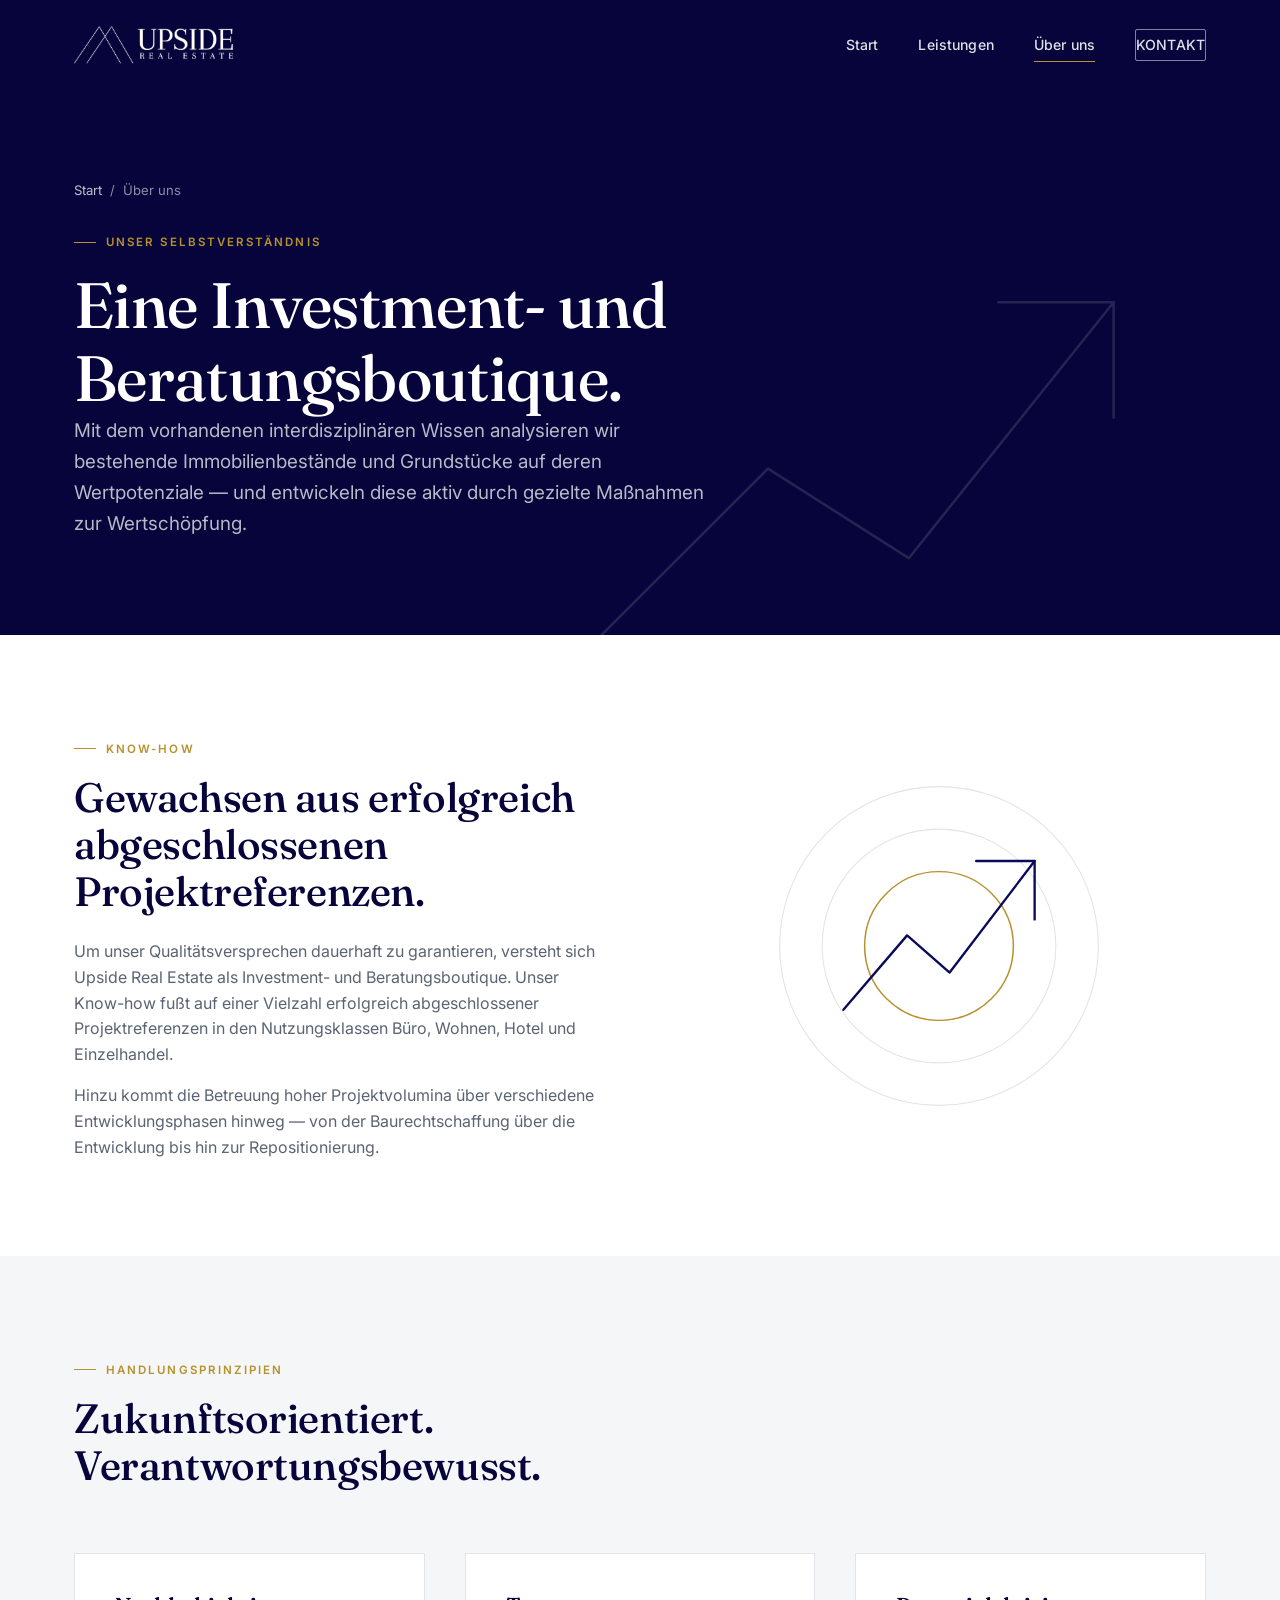
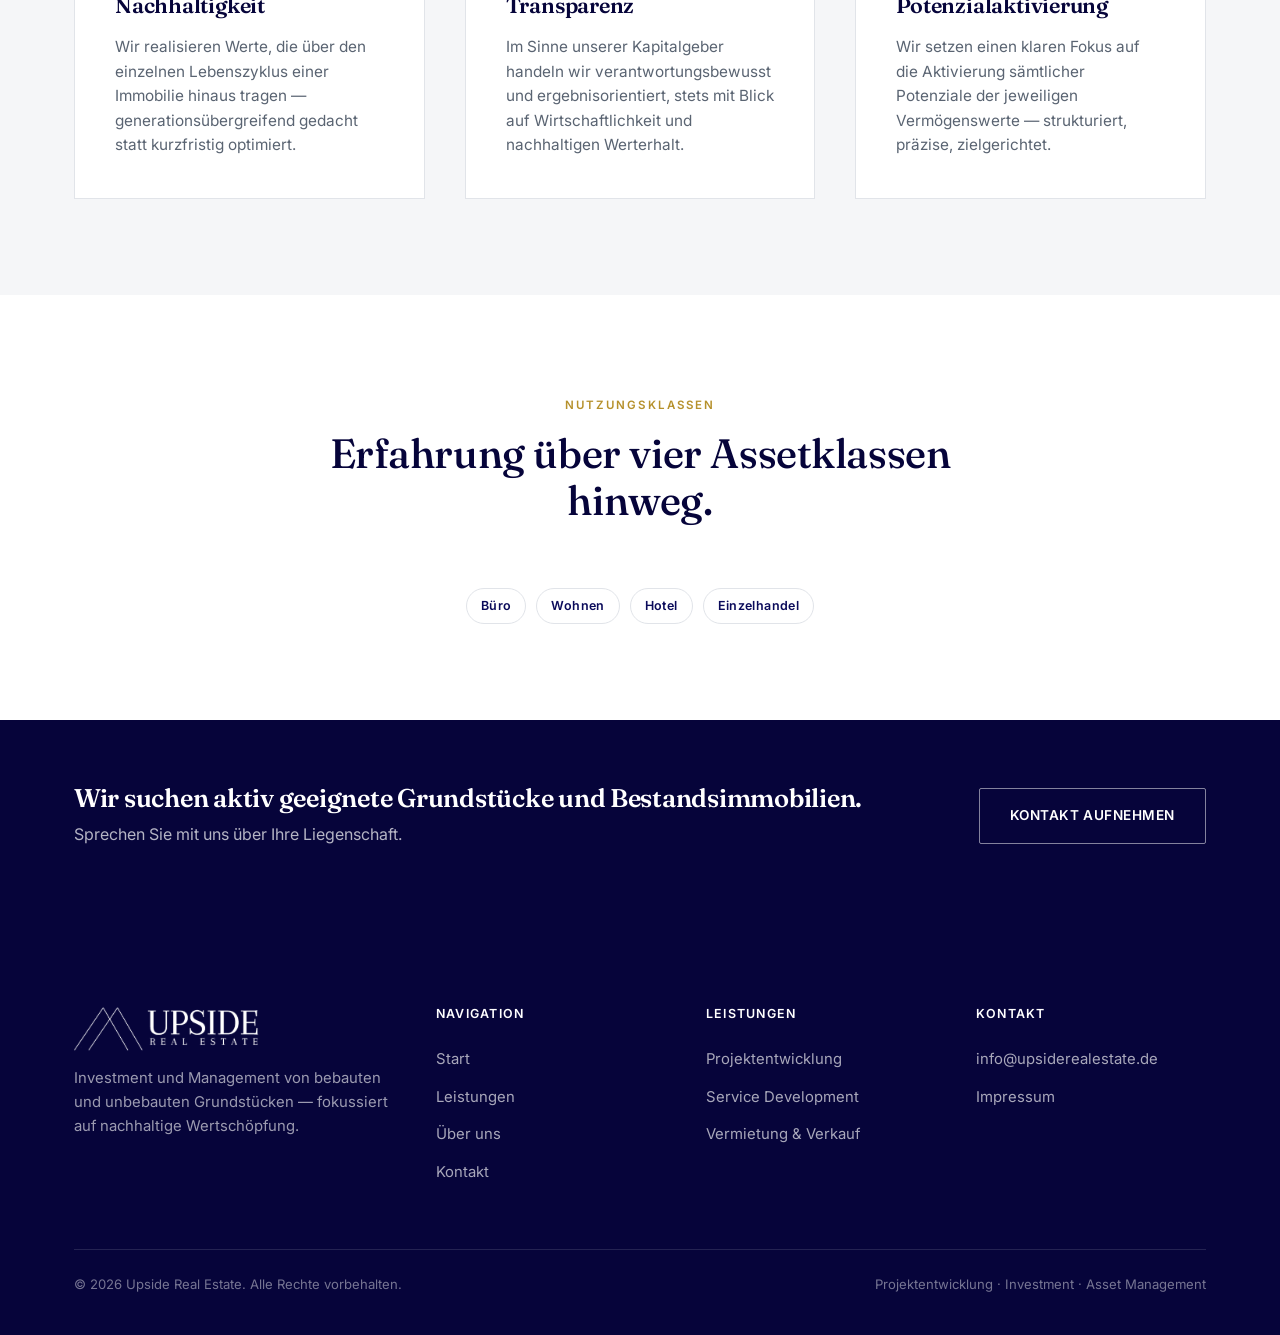
<file: upside-real-estate/pages/ueber-uns.html>
<!DOCTYPE html>
<html lang="de">
<head>
<meta charset="UTF-8">
<meta name="viewport" content="width=device-width, initial-scale=1.0">
<title>Über uns | Upside Real Estate</title>
<meta name="description" content="Upside Real Estate versteht sich als Investment- und Beratungsboutique mit interdisziplinärem Wissen im Immobiliensektor.">
<link rel="preconnect" href="https://fonts.googleapis.com">
<link href="https://fonts.googleapis.com/css2?family=Fraunces:opsz,wght@9..144,400;9..144,500;9..144,600&family=Inter:wght@400;500;600;700&display=swap" rel="stylesheet">
<link rel="icon" type="image/png" href="../images/favicon.png">
<link rel="stylesheet" href="../css/main.css">
</head>
<body>

<header class="site-header">
  <div class="container">
    <a href="../index.html" class="logo">
      <img class="logo-navy" src="../images/logo-navy.png" alt="Upside Real Estate"><img class="logo-white" src="../images/logo-white.png" alt="Upside Real Estate">
    </a>
    <nav class="nav-links">
      <a href="../index.html">Start</a>
      <a href="leistungen.html">Leistungen</a>
      <a href="ueber-uns.html" class="active">Über uns</a>
      <a href="kontakt.html" class="nav-cta">Kontakt</a>
    </nav>
    <button class="nav-toggle" aria-label="Menü öffnen">
      <span></span><span></span><span></span>
    </button>
  </div>
</header>
<div class="nav-overlay"></div>

<section class="page-hero">
  <svg class="ascend-bg" viewBox="0 0 600 400" fill="none" xmlns="http://www.w3.org/2000/svg">
    <path d="M20 350 L150 220 L260 290 L420 90" stroke="white" stroke-width="2" stroke-linecap="round" stroke-linejoin="round"/>
    <polyline points="330,90 420,90 420,180" stroke="white" stroke-width="2" stroke-linecap="round" stroke-linejoin="round"/>
  </svg>
  <div class="container">
    <div class="breadcrumb"><a href="../index.html">Start</a> &nbsp;/&nbsp; Über uns</div>
    <span class="eyebrow">Unser Selbstverständnis</span>
    <h1>Eine Investment- und<br>Beratungsboutique.</h1>
    <p class="lede">
      Mit dem vorhandenen interdisziplinären Wissen analysieren wir bestehende Immobilienbestände und Grundstücke auf deren Wertpotenziale — und entwickeln diese aktiv durch gezielte Maßnahmen zur Wertschöpfung.
    </p>
  </div>
</section>

<section class="section-pad">
  <div class="container grid-2" style="align-items: center;">
    <div class="reveal">
      <span class="eyebrow">Know-how</span>
      <h2>Gewachsen aus erfolgreich abgeschlossenen Projektreferenzen.</h2>
      <p style="margin-top: var(--space-3);">
        Um unser Qualitätsversprechen dauerhaft zu garantieren, versteht sich Upside Real Estate als Investment- und Beratungsboutique. Unser Know-how fußt auf einer Vielzahl erfolgreich abgeschlossener Projektreferenzen in den Nutzungsklassen Büro, Wohnen, Hotel und Einzelhandel.
      </p>
      <p style="margin-top: var(--space-2);">
        Hinzu kommt die Betreuung hoher Projektvolumina über verschiedene Entwicklungsphasen hinweg — von der Baurechtschaffung über die Entwicklung bis hin zur Repositionierung.
      </p>
    </div>
    <div class="reveal" style="display:flex; justify-content:center;">
      <svg viewBox="0 0 320 320" width="100%" style="max-width:340px;">
        <circle cx="160" cy="160" r="150" fill="none" stroke="var(--line)" stroke-width="1"/>
        <circle cx="160" cy="160" r="110" fill="none" stroke="var(--line)" stroke-width="1"/>
        <circle cx="160" cy="160" r="70" fill="none" stroke="var(--gold)" stroke-width="1.4"/>
        <path d="M70 220 L130 150 L170 185 L250 80" stroke="var(--navy)" stroke-width="2.2" stroke-linecap="round" stroke-linejoin="round" fill="none"/>
        <polyline points="195,80 250,80 250,135" stroke="var(--navy)" stroke-width="2.2" stroke-linecap="round" stroke-linejoin="round" fill="none"/>
      </svg>
    </div>
  </div>
</section>

<section class="section-pad bg-mist">
  <div class="container">
    <div class="section-head reveal">
      <span class="eyebrow">Handlungsprinzipien</span>
      <h2>Zukunftsorientiert. Verantwortungsbewusst.</h2>
    </div>
    <div class="grid-3">
      <div class="service-card reveal">
        <h3>Nachhaltigkeit</h3>
        <p>Wir realisieren Werte, die über den einzelnen Lebenszyklus einer Immobilie hinaus tragen — generationsübergreifend gedacht statt kurzfristig optimiert.</p>
      </div>
      <div class="service-card reveal">
        <h3>Transparenz</h3>
        <p>Im Sinne unserer Kapitalgeber handeln wir verantwortungsbewusst und ergebnisorientiert, stets mit Blick auf Wirtschaftlichkeit und nachhaltigen Werterhalt.</p>
      </div>
      <div class="service-card reveal">
        <h3>Potenzialaktivierung</h3>
        <p>Wir setzen einen klaren Fokus auf die Aktivierung sämtlicher Potenziale der jeweiligen Vermögenswerte — strukturiert, präzise, zielgerichtet.</p>
      </div>
    </div>
  </div>
</section>

<section class="section-pad">
  <div class="container">
    <div class="section-head center reveal" style="margin-left:auto; margin-right:auto;">
      <span class="eyebrow" style="justify-content:center;">Nutzungsklassen</span>
      <h2>Erfahrung über vier Assetklassen hinweg.</h2>
    </div>
    <div class="tag-row reveal" style="justify-content:center;">
      <span class="tag">Büro</span>
      <span class="tag">Wohnen</span>
      <span class="tag">Hotel</span>
      <span class="tag">Einzelhandel</span>
    </div>
  </div>
</section>

<section class="section-pad-sm bg-navy">
  <div class="container" style="display:flex; align-items:center; justify-content:space-between; flex-wrap: wrap; gap: var(--space-3);">
    <div class="reveal">
      <h3 style="color: var(--white); font-size: 1.6rem; margin-bottom: 8px;">Wir suchen aktiv geeignete Grundstücke und Bestandsimmobilien.</h3>
      <p>Sprechen Sie mit uns über Ihre Liegenschaft.</p>
    </div>
    <a href="kontakt.html" class="btn btn-ghost-light reveal">Kontakt aufnehmen</a>
  </div>
</section>

<footer class="site-footer">
  <div class="container">
    <div class="footer-top">
      <div>
        <a href="../index.html" class="logo on-dark" style="margin-bottom: var(--space-2); display:inline-flex;">
          <img class="logo-navy" src="../images/logo-navy.png" alt="Upside Real Estate"><img class="logo-white" src="../images/logo-white.png" alt="Upside Real Estate">
        </a>
        <p>Investment und Management von bebauten und unbebauten Grundstücken — fokussiert auf nachhaltige Wertschöpfung.</p>
      </div>
      <div>
        <h4>Navigation</h4>
        <ul class="footer-links">
          <li><a href="../index.html">Start</a></li>
          <li><a href="leistungen.html">Leistungen</a></li>
          <li><a href="ueber-uns.html">Über uns</a></li>
          <li><a href="kontakt.html">Kontakt</a></li>
        </ul>
      </div>
      <div>
        <h4>Leistungen</h4>
        <ul class="footer-links">
          <li><a href="leistungen.html">Projektentwicklung</a></li>
          <li><a href="leistungen.html">Service Development</a></li>
          <li><a href="leistungen.html">Vermietung &amp; Verkauf</a></li>
        </ul>
      </div>
      <div>
        <h4>Kontakt</h4>
        <ul class="footer-links">
          <li><a href="mailto:info@upsiderealestate.de">info@upsiderealestate.de</a></li>
          <li><a href="impressum.html">Impressum</a></li>
        </ul>
      </div>
    </div>
    <div class="footer-bottom">
      <span>© 2026 Upside Real Estate. Alle Rechte vorbehalten.</span>
      <span>Projektentwicklung · Investment · Asset Management</span>
    </div>
  </div>
</footer>

<script src="../js/main.js"></script>
</body>
</html>
</file>
<file: upside-real-estate/css/main.css>
/* ============================================================
   UPSIDE REAL ESTATE — Design Tokens & Base
   ============================================================ */

:root {
  /* Color */
  --navy-deep: #06043A;     /* darkest, header/footer base — derived from logo */
  --navy: #0A0A5A;          /* primary brand navy — matches logo #050054 */
  --navy-mid: #1A1A78;      /* hover / mid accents */
  --white: #FFFFFF;
  --mist: #F5F6F8;          /* section alternation */
  --line: #E1E4E9;          /* hairlines */
  --gold: #B6912C;          /* sparing accent only */
  --ink: #14181F;           /* near-black body text */
  --slate: #5A6472;         /* secondary text */

  /* Cream / stone tones (from the bull sculpture) */
  --cream: #DDD6CF;         /* light cream highlight */
  --cream-soft: #EFEAE3;    /* very soft cream for section backgrounds */
  --beige: #BDB3AA;         /* mid beige */
  --stone: #7F7267;         /* warm stone shadow */

  /* Type */
  --font-display: 'Fraunces', Georgia, serif;
  --font-body: 'Inter', -apple-system, BlinkMacSystemFont, 'Segoe UI', sans-serif;

  /* Scale */
  --container: 1180px;
  --space-1: 8px;
  --space-2: 16px;
  --space-3: 24px;
  --space-4: 40px;
  --space-5: 64px;
  --space-6: 96px;
  --space-7: 144px;

  --radius: 2px;
}

* { margin: 0; padding: 0; box-sizing: border-box; }

html { scroll-behavior: smooth; }

body {
  font-family: var(--font-body);
  color: var(--ink);
  background: var(--white);
  -webkit-font-smoothing: antialiased;
  line-height: 1.6;
  font-size: 16px;
}

img { max-width: 100%; display: block; }

a { color: inherit; text-decoration: none; }

.container {
  max-width: var(--container);
  margin: 0 auto;
  padding: 0 var(--space-3);
}

@media (prefers-reduced-motion: reduce) {
  *, *::before, *::after { animation-duration: 0.01ms !important; transition-duration: 0.01ms !important; }
  html { scroll-behavior: auto; }
}

:focus-visible {
  outline: 2px solid var(--gold);
  outline-offset: 3px;
}

/* ------------------------------------------------------------
   Typography
   ------------------------------------------------------------ */

h1, h2, h3, h4 {
  font-family: var(--font-display);
  font-weight: 600;
  color: var(--navy-deep);
  line-height: 1.15;
  letter-spacing: -0.01em;
}

h1 { font-size: clamp(2.4rem, 5vw, 4rem); font-weight: 500; }
h2 { font-size: clamp(1.9rem, 3.2vw, 2.7rem); font-weight: 500; }
h3 { font-size: 1.35rem; font-weight: 600; }
h4 { font-size: 1.05rem; font-weight: 600; }

p { color: var(--slate); }

.eyebrow {
  display: inline-flex;
  align-items: center;
  gap: 10px;
  font-family: var(--font-body);
  font-size: 0.72rem;
  font-weight: 600;
  letter-spacing: 0.18em;
  text-transform: uppercase;
  color: var(--gold);
  margin-bottom: var(--space-2);
}

.eyebrow::before {
  content: '';
  width: 22px;
  height: 1px;
  background: var(--gold);
  display: inline-block;
}

.lede {
  font-size: 1.18rem;
  color: var(--slate);
  max-width: 640px;
  line-height: 1.65;
}

/* ------------------------------------------------------------
   Buttons / Links
   ------------------------------------------------------------ */

.btn {
  display: inline-flex;
  align-items: center;
  gap: 10px;
  font-family: var(--font-body);
  font-size: 0.85rem;
  font-weight: 600;
  letter-spacing: 0.04em;
  text-transform: uppercase;
  padding: 16px 30px;
  border: 1px solid var(--navy);
  border-radius: var(--radius);
  transition: background 0.25s ease, color 0.25s ease, border-color 0.25s ease;
  cursor: pointer;
}

.btn-primary {
  background: var(--navy);
  color: var(--white);
}
.btn-primary:hover { background: var(--navy-deep); border-color: var(--navy-deep); }

.btn-ghost {
  background: transparent;
  color: var(--navy);
}
.btn-ghost:hover { background: var(--navy); color: var(--white); }

.btn-ghost-light {
  background: transparent;
  color: var(--white);
  border-color: rgba(255,255,255,0.5);
}
.btn-ghost-light:hover { background: var(--white); color: var(--navy-deep); border-color: var(--white); }

.text-link {
  display: inline-flex;
  align-items: center;
  gap: 8px;
  font-weight: 600;
  font-size: 0.95rem;
  color: var(--navy);
  border-bottom: 1px solid var(--gold);
  padding-bottom: 2px;
  transition: gap 0.2s ease, color 0.2s ease;
}
.text-link:hover { gap: 13px; color: var(--navy-mid); }
.text-link svg { width: 14px; height: 14px; flex-shrink: 0; }

/* ------------------------------------------------------------
   Logo (real brand image — navy + white variants)
   ------------------------------------------------------------ */

.logo {
  display: inline-flex;
  align-items: center;
  line-height: 0;
}

.logo img {
  height: 38px;
  width: auto;
  display: block;
}

.logo .logo-navy { display: block; }
.logo .logo-white { display: none; }

/* On dark backgrounds, show the white variant */
.logo.on-dark .logo-navy { display: none; }
.logo.on-dark .logo-white { display: block; }

.site-footer .logo img { height: 44px; }

/* ------------------------------------------------------------
   Header / Navigation
   ------------------------------------------------------------ */

.site-header {
  position: fixed;
  top: 0; left: 0; right: 0;
  z-index: 100;
  background: rgba(10, 26, 47, 0.0);
  border-bottom: 1px solid transparent;
  transition: background 0.35s ease, border-color 0.35s ease, padding 0.35s ease;
  padding: 26px 0;
}

.site-header.scrolled {
  background: rgba(255, 255, 255, 0.96);
  border-bottom: 1px solid var(--line);
  padding: 16px 0;
  backdrop-filter: blur(8px);
}

.site-header .container {
  display: flex;
  align-items: center;
  justify-content: space-between;
}

.site-header .logo { transition: opacity 0.3s ease; }
/* At top (transparent header over dark hero) → white logo */
.site-header:not(.scrolled) .logo .logo-navy { display: none; }
.site-header:not(.scrolled) .logo .logo-white { display: block; }
/* Scrolled (white header) → navy logo */
.site-header.scrolled .logo .logo-navy { display: block; }
.site-header.scrolled .logo .logo-white { display: none; }

.nav-links {
  display: flex;
  align-items: center;
  gap: var(--space-4);
}

.nav-links a {
  font-size: 0.88rem;
  font-weight: 500;
  letter-spacing: 0.01em;
  position: relative;
  padding: 4px 0;
  transition: color 0.25s ease;
}

.site-header:not(.scrolled) .nav-links a { color: rgba(255,255,255,0.88); }
.site-header.scrolled .nav-links a { color: var(--navy-deep); }

.nav-links a::after {
  content: '';
  position: absolute;
  bottom: -2px; left: 0;
  width: 0; height: 1px;
  background: var(--gold);
  transition: width 0.25s ease;
}
.nav-links a:hover::after { width: 100%; }
.nav-links a.active::after { width: 100%; }

.nav-cta {
  border: 1px solid currentColor;
  padding: 10px 20px;
  font-size: 0.8rem;
  font-weight: 600;
  letter-spacing: 0.04em;
  text-transform: uppercase;
  border-radius: var(--radius);
  transition: all 0.25s ease;
}
.site-header:not(.scrolled) .nav-cta { border-color: rgba(255,255,255,0.5); color: var(--white); }
.site-header:not(.scrolled) .nav-cta:hover { background: var(--white); color: var(--navy-deep); }
.site-header.scrolled .nav-cta { border-color: var(--navy); color: var(--navy); }
.site-header.scrolled .nav-cta:hover { background: var(--navy); color: var(--white); }

.nav-toggle {
  display: none;
  flex-direction: column;
  gap: 5px;
  background: none;
  border: none;
  cursor: pointer;
  padding: 8px;
}
.nav-toggle span {
  width: 24px; height: 1.5px;
  background: var(--white);
  transition: background 0.3s ease;
}
.site-header.scrolled .nav-toggle span { background: var(--navy-deep); }

.nav-overlay {
  display: none;
  position: fixed;
  inset: 0;
  background: rgba(5, 12, 22, 0.55);
  z-index: 105;
  opacity: 0;
  transition: opacity 0.4s ease;
}
.nav-overlay.open {
  display: block;
  opacity: 1;
}

@media (max-width: 880px) {
  .nav-links { 
    position: fixed;
    top: 0; right: 0;
    height: 100vh;
    width: min(82vw, 340px);
    background: var(--navy-deep);
    flex-direction: column;
    align-items: flex-start;
    justify-content: center;
    gap: var(--space-3);
    padding: var(--space-4);
    transform: translateX(100%);
    transition: transform 0.4s ease;
    z-index: 109;
    box-shadow: -20px 0 60px rgba(0,0,0,0.35);
  }
  .nav-links.open { transform: translateX(0); }
  .site-header:not(.scrolled) .nav-links a,
  .site-header.scrolled .nav-links a { color: rgba(255,255,255,0.9); font-size: 1.1rem; }
  .nav-cta { border-color: rgba(255,255,255,0.5) !important; color: var(--white) !important; }
  .nav-toggle { display: flex; z-index: 110; }
  .nav-toggle span { background: var(--white) !important; }
  .site-header.scrolled .nav-toggle span { background: var(--navy-deep) !important; }
  .site-header.scrolled.menu-open .nav-toggle span { background: var(--white) !important; }
}

/* ------------------------------------------------------------
   Hero (homepage — with stairs image)
   ------------------------------------------------------------ */

.hero-home {
  position: relative;
  background: var(--navy-deep);
  color: var(--white);
  padding: 200px 0 0;
  overflow: hidden;
}

.hero-home-inner {
  position: relative;
  z-index: 2;
  padding-bottom: 110px;
}

.hero-line {
  position: absolute;
  bottom: -8%;
  right: -6%;
  width: 55%;
  opacity: 0.10;
  z-index: 1;
}

@media (max-width: 880px) {
  .hero-home { padding-top: 150px; }
  .hero-line { width: 90%; bottom: 2%; }
}

/* ------------------------------------------------------------
   Full-width stairs band
   ------------------------------------------------------------ */

.stairs-band {
  width: 100%;
  height: 476px;
  background-image: url('../images/stairs.jpg');
  background-size: cover;
  background-position: center 62%;
  position: relative;
}
.stairs-band::after {
  /* gentle navy veil top + fade to the cream section below */
  content: '';
  position: absolute;
  inset: 0;
  background: linear-gradient(180deg, rgba(6,4,58,0.35) 0%, rgba(6,4,58,0.10) 45%, rgba(239,234,227,0) 72%, var(--cream-soft) 100%);
}

@media (max-width: 880px) {
  .stairs-band { height: 308px; }
}

/* ------------------------------------------------------------
   Bull sculpture image
   ------------------------------------------------------------ */

.bull-img {
  width: 100%;
  max-width: 460px;
  height: auto;
  /* warm cream drop shadow to ground it softly */
  filter: drop-shadow(0 30px 40px rgba(127,114,103,0.22));
}

/* ------------------------------------------------------------
   Hero (subpages — shorter, image-band style)
   ------------------------------------------------------------ */

.page-hero {
  background: var(--navy-deep);
  color: var(--white);
  padding: 180px 0 var(--space-6);
  position: relative;
  overflow: hidden;
}

.page-hero .container { position: relative; z-index: 2; }

.page-hero h1 { color: var(--white); }
.page-hero .lede { color: rgba(255,255,255,0.72); }

.page-hero .ascend-bg {
  position: absolute;
  bottom: -10%;
  right: -5%;
  width: 60%;
  opacity: 0.12;
  z-index: 1;
}

/* ------------------------------------------------------------
   Sections / Generic layout
   ------------------------------------------------------------ */

section { position: relative; }

.section-pad { padding: var(--space-6) 0; }
.section-pad-sm { padding: var(--space-5) 0; }

.bg-mist { background: var(--mist); }
.bg-cream { background: var(--cream-soft); }
.bg-navy { background: var(--navy-deep); color: var(--white); }
.bg-navy h2, .bg-navy h3, .bg-navy h4 { color: var(--white); }
.bg-navy p { color: rgba(255,255,255,0.7); }

.section-head {
  max-width: 700px;
  margin-bottom: var(--space-5);
}

.section-head.center { margin-left: auto; margin-right: auto; text-align: center; }
.section-head.center .eyebrow::before { display: none; }

.divider {
  width: 100%;
  height: 1px;
  background: var(--line);
  margin: 0;
}

/* Grid helpers */
.grid-2 { display: grid; grid-template-columns: 1fr 1fr; gap: var(--space-5); }
.grid-3 { display: grid; grid-template-columns: repeat(3, 1fr); gap: var(--space-4); }
.grid-4 { display: grid; grid-template-columns: repeat(4, 1fr); gap: var(--space-3); }

@media (max-width: 880px) {
  .grid-2 { grid-template-columns: 1fr; gap: var(--space-4); }
  .grid-3 { grid-template-columns: 1fr; }
  .grid-4 { grid-template-columns: repeat(2, 1fr); }
}

/* ------------------------------------------------------------
   Stat band
   ------------------------------------------------------------ */

.stat-band {
  display: grid;
  grid-template-columns: repeat(4, 1fr);
  border-top: 1px solid var(--line);
}

.stat {
  padding: var(--space-4) var(--space-3);
  border-right: 1px solid var(--line);
}
.stat:last-child { border-right: none; }

.stat .num {
  font-family: var(--font-display);
  font-size: 2.6rem;
  font-weight: 500;
  color: var(--navy-deep);
  display: block;
  line-height: 1;
  margin-bottom: 8px;
}
.stat .label {
  font-size: 0.82rem;
  color: var(--slate);
  letter-spacing: 0.01em;
}

@media (max-width: 880px) {
  .stat-band { grid-template-columns: repeat(2, 1fr); }
  .stat { border-bottom: 1px solid var(--line); }
}

/* ------------------------------------------------------------
   Service / Feature cards
   ------------------------------------------------------------ */

.service-card {
  border: 1px solid var(--line);
  padding: var(--space-4);
  transition: border-color 0.3s ease, transform 0.3s ease;
  background: var(--white);
}
.service-card:hover {
  border-color: var(--navy);
  transform: translateY(-3px);
}

.service-card .index {
  font-family: var(--font-display);
  font-size: 0.85rem;
  color: var(--gold);
  letter-spacing: 0.08em;
  margin-bottom: var(--space-3);
  display: block;
}

.service-card h3 { margin-bottom: var(--space-2); }
.service-card p { font-size: 0.96rem; }

/* ------------------------------------------------------------
   Kontakt-CTA with skyline image
   ------------------------------------------------------------ */

.cta-skyline {
  position: relative;
  background: var(--navy-deep);
  overflow: hidden;
  padding: var(--space-7) 0;
}

.cta-skyline-bg {
  position: absolute;
  inset: 0;
  background-image: url('../images/skyline.jpg');
  background-size: cover;
  background-position: center;
  z-index: 0;
}

.cta-skyline-bg::after {
  content: '';
  position: absolute;
  inset: 0;
  /* deep navy overlay so the photo reads as a brand-colored backdrop */
  background: linear-gradient(180deg, rgba(6,4,58,0.82) 0%, rgba(6,4,58,0.72) 55%, rgba(6,4,58,0.86) 100%);
}

.cta-skyline-inner {
  position: relative;
  z-index: 1;
}

.cta-mail {
  display: inline-flex;
  align-items: center;
  gap: 14px;
  font-family: var(--font-display);
  font-size: clamp(1.4rem, 3vw, 2.1rem);
  font-weight: 400;
  color: var(--white);
  padding-bottom: 12px;
  border-bottom: 1px solid rgba(255,255,255,0.45);
  transition: gap 0.25s ease, border-color 0.25s ease;
}
.cta-mail:hover {
  gap: 22px;
  border-color: var(--white);
}
.cta-mail svg {
  width: clamp(20px, 2.5vw, 28px);
  height: clamp(20px, 2.5vw, 28px);
  flex-shrink: 0;
}

@media (max-width: 880px) {
  .cta-skyline { padding: var(--space-6) 0; }
}

/* ------------------------------------------------------------
   Footer
   ------------------------------------------------------------ */

.site-footer {
  background: var(--navy-deep);
  color: rgba(255,255,255,0.65);
  padding-top: var(--space-6);
}

.footer-top {
  display: grid;
  grid-template-columns: 1.4fr 1fr 1fr 1fr;
  gap: var(--space-4);
  padding-bottom: var(--space-5);
  border-bottom: 1px solid rgba(255,255,255,0.12);
}

.footer-top h4 {
  color: var(--white);
  font-size: 0.78rem;
  letter-spacing: 0.1em;
  text-transform: uppercase;
  font-family: var(--font-body);
  font-weight: 600;
  margin-bottom: var(--space-3);
}

.footer-top p { color: rgba(255,255,255,0.6); font-size: 0.93rem; max-width: 320px; }

.footer-links { list-style: none; display: flex; flex-direction: column; gap: 12px; }
.footer-links a { font-size: 0.93rem; color: rgba(255,255,255,0.65); transition: color 0.2s ease; }
.footer-links a:hover { color: var(--white); }

.footer-bottom {
  display: flex;
  align-items: center;
  justify-content: space-between;
  padding: var(--space-3) 0 var(--space-4);
  font-size: 0.82rem;
  color: rgba(255,255,255,0.45);
}

@media (max-width: 880px) {
  .footer-top { grid-template-columns: 1fr 1fr; gap: var(--space-4); }
  .footer-bottom { flex-direction: column; gap: var(--space-2); text-align: center; }
}

/* ------------------------------------------------------------
   Reveal-on-scroll
   ------------------------------------------------------------ */

.reveal {
  opacity: 0;
  transform: translateY(24px);
  transition: opacity 0.7s ease, transform 0.7s ease;
}
.reveal.in-view { opacity: 1; transform: translateY(0); }

/* ------------------------------------------------------------
   Contact form
   ------------------------------------------------------------ */

.form-row { margin-bottom: var(--space-3); }
.form-row label {
  display: block;
  font-size: 0.8rem;
  font-weight: 600;
  letter-spacing: 0.04em;
  text-transform: uppercase;
  color: var(--navy);
  margin-bottom: 8px;
}
.form-row input, .form-row textarea {
  width: 100%;
  border: 1px solid var(--line);
  background: var(--white);
  padding: 14px 16px;
  font-family: var(--font-body);
  font-size: 0.95rem;
  color: var(--ink);
  border-radius: var(--radius);
  transition: border-color 0.2s ease;
}
.form-row input:focus, .form-row textarea:focus {
  border-color: var(--navy);
  outline: none;
}
.form-row textarea { min-height: 140px; resize: vertical; }

/* ------------------------------------------------------------
   Misc
   ------------------------------------------------------------ */

.tag-row { display: flex; gap: 10px; flex-wrap: wrap; }
.tag {
  font-size: 0.78rem;
  font-weight: 600;
  letter-spacing: 0.03em;
  color: var(--navy);
  border: 1px solid var(--line);
  padding: 7px 14px;
  border-radius: 999px;
}

.breadcrumb {
  font-size: 0.82rem;
  color: rgba(255,255,255,0.55);
  margin-bottom: var(--space-3);
}
.breadcrumb a { color: rgba(255,255,255,0.75); }
.breadcrumb a:hover { color: var(--white); }
</file>
